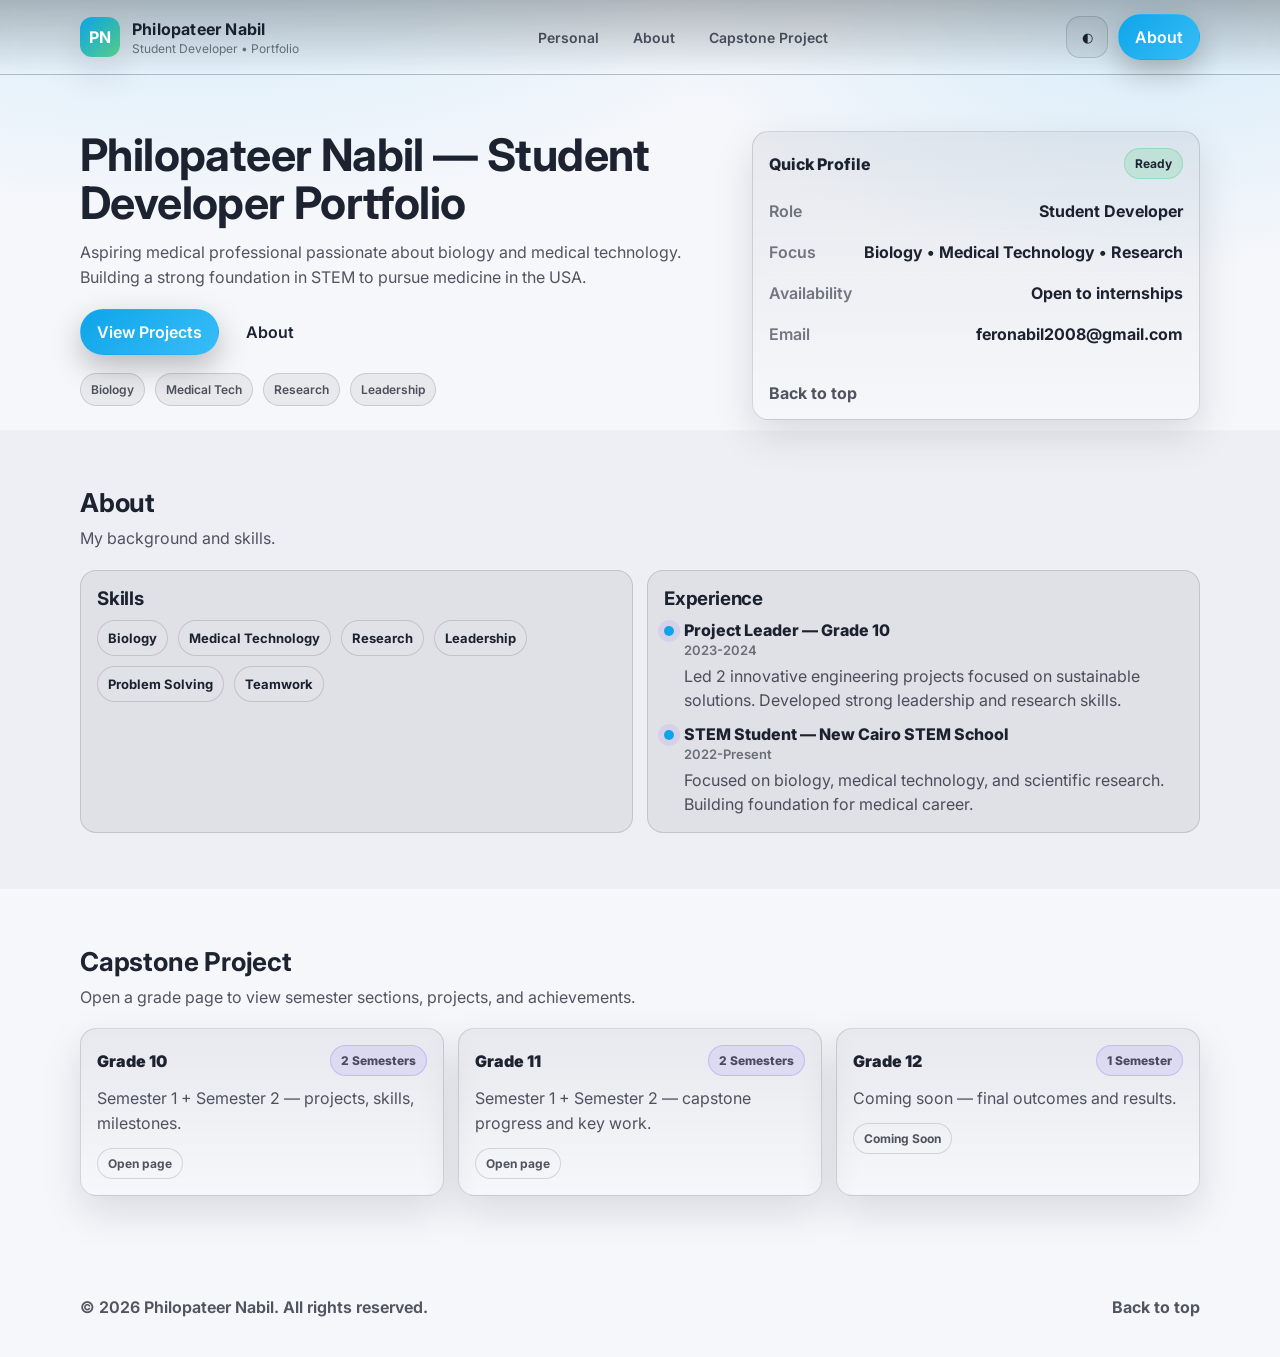
<file: index.html>
<!doctype html>
<html lang="en">
  <head>
    <meta charset="UTF-8" />
    <meta name="viewport" content="width=device-width, initial-scale=1.0" />
    <meta name="color-scheme" content="dark light" />
    <title>Philopateer Nabil | Portfolio & CV</title>
    <link rel="preconnect" href="https://fonts.googleapis.com" />
    <link rel="preconnect" href="https://fonts.gstatic.com" crossorigin />
    <link href="https://fonts.googleapis.com/css2?family=Inter:wght@400;500;600;700&display=swap" rel="stylesheet" />
    <link rel="stylesheet" href="styles.css" />
  </head>
  <body>
    <a class="skip-link" href="#main">Skip to content</a>

    <header class="site-header" id="top">
      <div class="container header-inner">
        <div class="brand">
          <div class="avatar" aria-hidden="true">PN</div>
          <div class="brand-text">
            <div class="brand-name">Philopateer Nabil</div>
            <div class="brand-sub">Student Developer • Portfolio</div>
          </div>
        </div>

        <nav class="top-nav" aria-label="Primary">
          <a href="personal.html" class="nav-link">Personal</a>
          <a href="#about" class="nav-link">About</a>
          <a href="#capstone" class="nav-link">Capstone Project</a>
        </nav>

        <div class="header-actions">
          <button class="icon-btn" id="themeToggle" type="button" aria-label="Toggle theme">
            <span class="icon" aria-hidden="true">◐</span>
          </button>
          <a class="btn" href="#about">About</a>
        </div>
      </div>
    </header>

    <main id="main">
      <section class="hero">
        <div class="container hero-inner">
          <div class="hero-text">
            <h1 class="hero-title">Philopateer Nabil — Student Developer Portfolio</h1>
            <p class="hero-sub">
              Aspiring medical professional passionate about biology and medical technology.
              Building a strong foundation in STEM to pursue medicine in the USA.
            </p>
            <div class="hero-cta">
              <a class="btn" href="#capstone">View Projects</a>
              <a class="btn btn-ghost" href="#about">About</a>
            </div>

            <div class="hero-badges" aria-label="Highlights">
              <div class="badge">Biology</div>
              <div class="badge">Medical Tech</div>
              <div class="badge">Research</div>
              <div class="badge">Leadership</div>
            </div>
          </div>

          <aside class="hero-card" aria-label="Quick info">
            <div class="card">
              <div class="card-header">
                <div class="card-title">Quick Profile</div>
                <div class="card-chip">Ready</div>
              </div>
              <div class="card-body">
                <div class="kv">
                  <div class="k">Role</div>
                  <div class="v">Student Developer</div>
                </div>
                <div class="kv">
                  <div class="k">Focus</div>
                  <div class="v">Biology • Medical Technology • Research</div>
                </div>
                <div class="kv">
                  <div class="k">Availability</div>
                  <div class="v">Open to internships</div>
                </div>
                <div class="kv">
                  <div class="k">Email</div>
                  <div class="v">feronabil2008@gmail.com</div>
                </div>
              </div>
              <div class="card-footer">
                <a class="link" href="#top">Back to top</a>
              </div>
            </div>
          </aside>
        </div>
      </section>

      <section class="section" id="about">
        <div class="container">
          <div class="section-head">
            <h2>About</h2>
            <p>My background and skills.</p>
          </div>

          <div class="grid two">
            <div class="panel">
              <h3>Skills</h3>
              <div class="chips">
                <span class="chip">Biology</span>
                <span class="chip">Medical Technology</span>
                <span class="chip">Research</span>
                <span class="chip">Leadership</span>
                <span class="chip">Problem Solving</span>
                <span class="chip">Teamwork</span>
              </div>
            </div>

            <div class="panel">
              <h3>Experience</h3>
              <div class="timeline">
                <div class="t-item">
                  <div class="t-dot" aria-hidden="true"></div>
                  <div>
                    <div class="t-title">Project Leader — Grade 10</div>
                    <div class="t-meta">2023-2024</div>
                    <div class="t-desc">Led 2 innovative engineering projects focused on sustainable solutions. Developed strong leadership and research skills.</div>
                  </div>
                </div>
                <div class="t-item">
                  <div class="t-dot" aria-hidden="true"></div>
                  <div>
                    <div class="t-title">STEM Student — New Cairo STEM School</div>
                    <div class="t-meta">2022-Present</div>
                    <div class="t-desc">Focused on biology, medical technology, and scientific research. Building foundation for medical career.</div>
                  </div>
                </div>
              </div>
            </div>
          </div>
        </div>
      </section>

      <section class="section" id="capstone">
        <div class="container">
          <div class="section-head">
            <h2>Capstone Project</h2>
            <p>Open a grade page to view semester sections, projects, and achievements.</p>
          </div>

          <div class="grid three" id="grades">
            <a class="project-card" href="grade10.html">
              <div class="pc-top">
                <div class="pc-title">Grade 10</div>
                <div class="pc-tag">2 Semesters</div>
              </div>
              <div class="pc-desc">Semester 1 + Semester 2 — projects, skills, milestones.</div>
              <div class="pc-meta">
                <span class="pill">Open page</span>
              </div>
            </a>

            <a class="project-card" href="grade11.html">
              <div class="pc-top">
                <div class="pc-title">Grade 11</div>
                <div class="pc-tag">2 Semesters</div>
              </div>
              <div class="pc-desc">Semester 1 + Semester 2 — capstone progress and key work.</div>
              <div class="pc-meta">
                <span class="pill">Open page</span>
              </div>
            </a>

            <div class="project-card">
              <div class="pc-top">
                <div class="pc-title">Grade 12</div>
                <div class="pc-tag">1 Semester</div>
              </div>
              <div class="pc-desc">Coming soon — final outcomes and results.</div>
              <div class="pc-meta">
                <span class="pill">Coming Soon</span>
              </div>
            </div>
          </div>
        </div>
      </section>


      <footer class="footer">
        <div class="container footer-inner">
          <div class="muted">© <span id="year"></span> Philopateer Nabil. All rights reserved.</div>
          <a class="link" href="#top" data-scroll>Back to top</a>
        </div>
      </footer>
    </main>

    <script src="script.js"></script>
  </body>
</html>
</file>
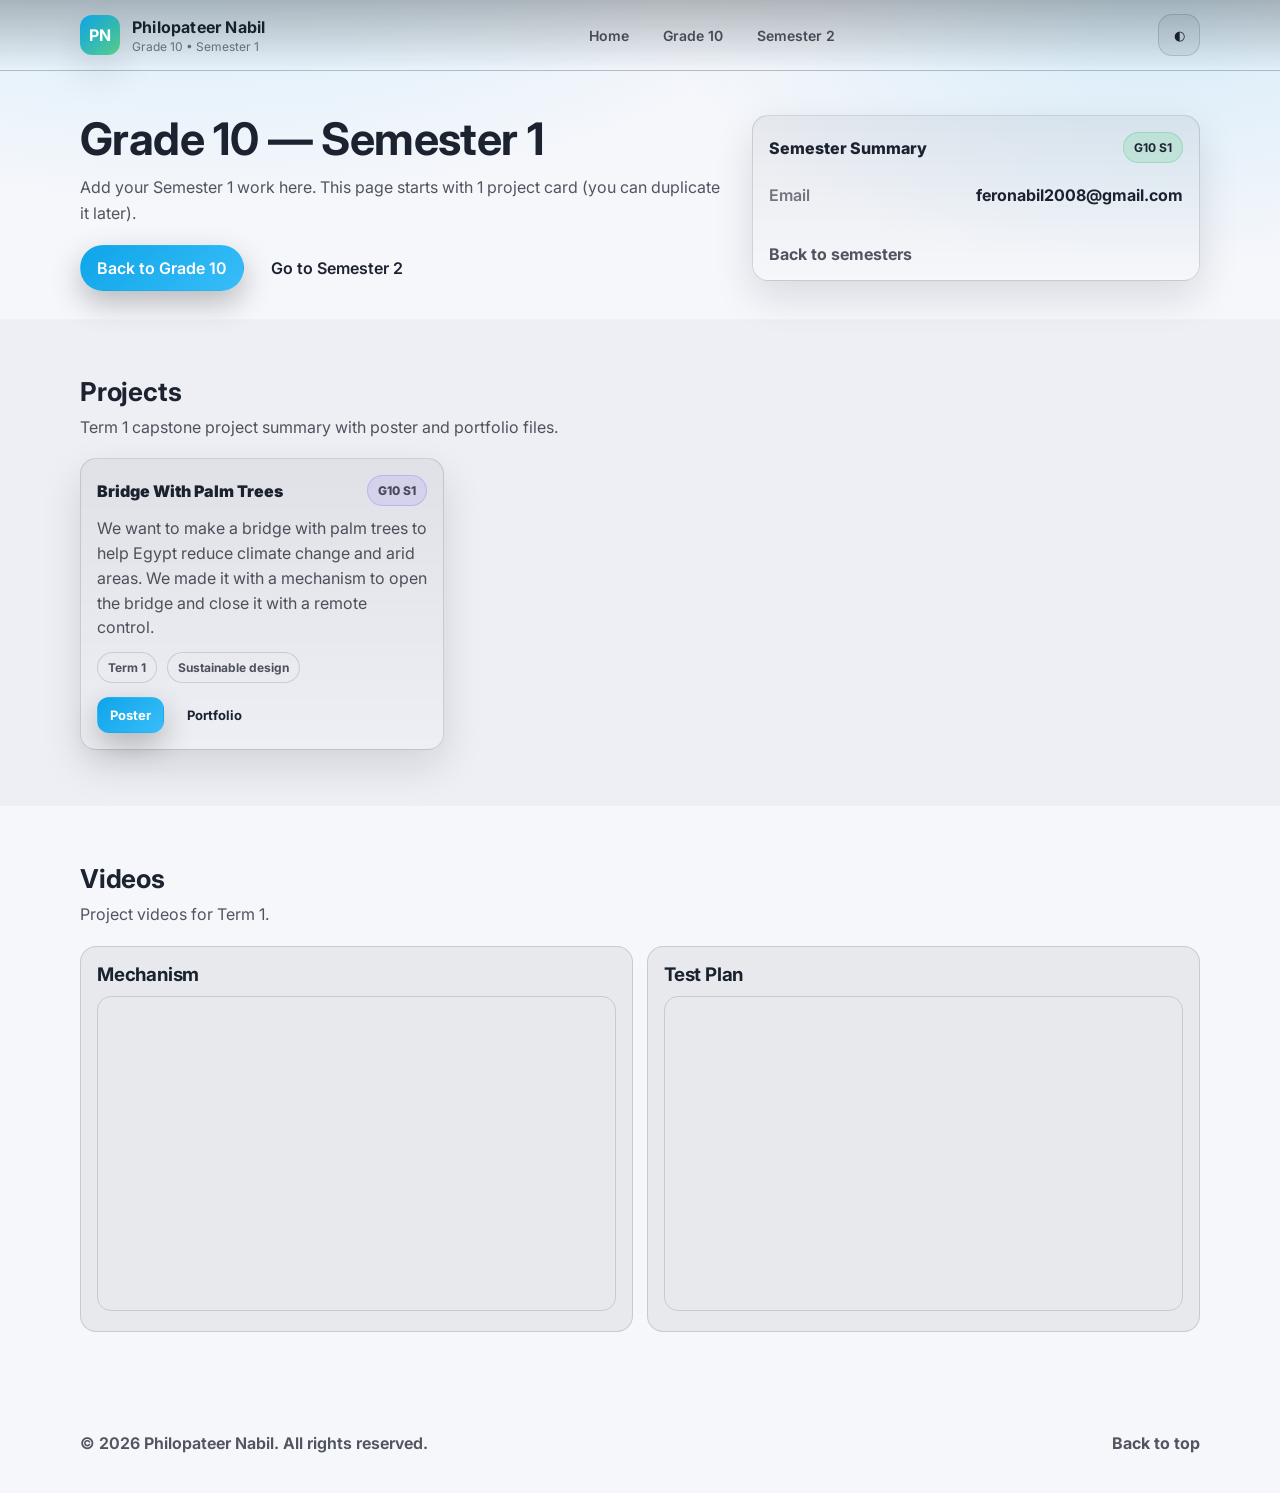
<file: g10-s1.html>
<!doctype html>
<html lang="en">
  <head>
    <meta charset="UTF-8" />
    <meta name="viewport" content="width=device-width, initial-scale=1.0" />
    <meta name="color-scheme" content="dark light" />
    <title>Grade 10 • Semester 1 | Philopateer Nabil</title>
    <link rel="preconnect" href="https://fonts.googleapis.com" />
    <link rel="preconnect" href="https://fonts.gstatic.com" crossorigin />
    <link href="https://fonts.googleapis.com/css2?family=Inter:wght@400;500;600;700&display=swap" rel="stylesheet" />
    <link rel="stylesheet" href="styles.css" />
  </head>
  <body>
    <a class="skip-link" href="#main">Skip to content</a>

    <header class="site-header" id="top">
      <div class="container header-inner">
        <div class="brand">
          <div class="avatar" aria-hidden="true">PN</div>
          <div class="brand-text">
            <div class="brand-name">Philopateer Nabil</div>
            <div class="brand-sub">Grade 10 • Semester 1</div>
          </div>
        </div>

        <nav class="top-nav" aria-label="Primary">
          <a href="index.html" class="nav-link">Home</a>
          <a href="grade10.html" class="nav-link">Grade 10</a>
          <a href="g10-s2.html" class="nav-link">Semester 2</a>
        </nav>

        <div class="header-actions">
          <button class="icon-btn" id="themeToggle" type="button" aria-label="Toggle theme">
            <span class="icon" aria-hidden="true">◐</span>
          </button>
        </div>
      </div>
    </header>

    <main id="main">
      <section class="hero page-hero">
        <div class="container hero-inner">
          <div class="hero-text">
            <h1 class="hero-title">Grade 10 — Semester 1</h1>
            <p class="hero-sub">Add your Semester 1 work here. This page starts with 1 project card (you can duplicate it later).</p>
            <div class="hero-cta">
              <a class="btn" href="grade10.html">Back to Grade 10</a>
              <a class="btn btn-ghost" href="g10-s2.html">Go to Semester 2</a>
            </div>
          </div>

          <aside class="hero-card" aria-label="Quick info">
            <div class="card">
              <div class="card-header">
                <div class="card-title">Semester Summary</div>
                <div class="card-chip">G10 S1</div>
              </div>
              <div class="card-body">
                <div class="kv">
                  <div class="k">Email</div>
                  <div class="v">feronabil2008@gmail.com</div>
                </div>
              </div>
              <div class="card-footer">
                <a class="link" href="grade10.html">Back to semesters</a>
              </div>
            </div>
          </aside>
        </div>
      </section>

      <section class="section" id="projects">
        <div class="container">
          <div class="section-head">
            <h2>Projects</h2>
            <p>Term 1 capstone project summary with poster and portfolio files.</p>
          </div>

          <div class="grid three">
            <article class="project-card">
              <div class="pc-top">
                <div class="pc-title">Bridge With Palm Trees</div>
                <div class="pc-tag">G10 S1</div>
              </div>
              <div class="pc-desc">
                We want to make a bridge with palm trees to help Egypt reduce climate change and arid areas.
                We made it with a mechanism to open the bridge and close it with a remote control.
              </div>
              <div class="pc-meta">
                <span class="pill">Term 1</span>
                <span class="pill">Sustainable design</span>
              </div>
              <div class="pc-actions">
                <a class="btn btn-small" href="grade%2010/term%201/poster/23110T.pdf">Poster</a>
                <a class="btn btn-small btn-ghost" href="grade%2010/term%201/portofolio/23110.pdf">Portfolio</a>
              </div>
            </article>
          </div>
        </div>
      </section>

      <section class="section" id="videos">
        <div class="container">
          <div class="section-head">
            <h2>Videos</h2>
            <p>Project videos for Term 1.</p>
          </div>

          <div class="grid two">
            <div class="panel">
              <h3>Mechanism</h3>
              <iframe src="https://drive.google.com/file/d/1-V5SqVJB_a-p60HNIoxdzk93Uxv6jPVV/preview" width="100%" height="315" allow="autoplay" style="border-radius: 14px; border: 1px solid var(--border);"></iframe>
            </div>

            <div class="panel">
              <h3>Test Plan</h3>
              <iframe src="https://drive.google.com/file/d/1CnaDYTH4KZRDteHailBU2qTU075bN46a/preview" width="100%" height="315" allow="autoplay" style="border-radius: 14px; border: 1px solid var(--border);"></iframe>
            </div>
          </div>
        </div>
      </section>


      <footer class="footer">
        <div class="container footer-inner">
          <div class="muted">© <span id="year"></span> Philopateer Nabil. All rights reserved.</div>
          <a class="link" href="#top" data-scroll>Back to top</a>
        </div>
      </footer>
    </main>

    <script src="script.js"></script>
  </body>
</html>
</file>
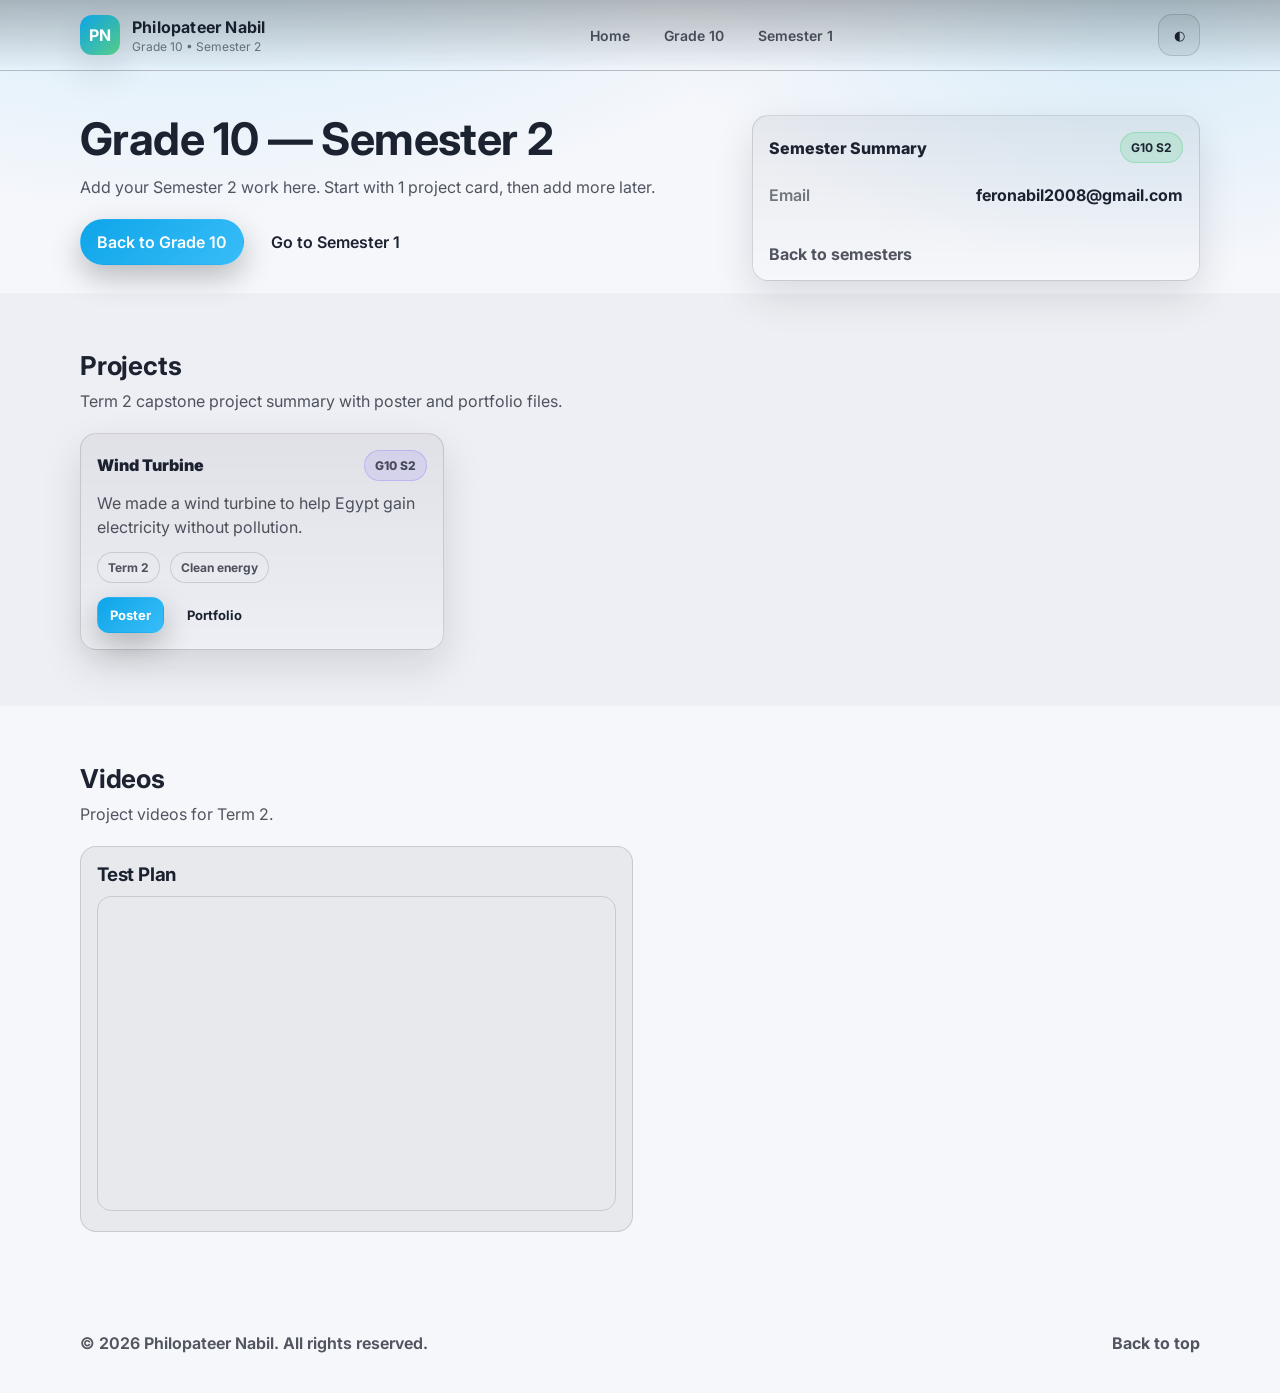
<file: g10-s2.html>
<!doctype html>
<html lang="en">
  <head>
    <meta charset="UTF-8" />
    <meta name="viewport" content="width=device-width, initial-scale=1.0" />
    <meta name="color-scheme" content="dark light" />
    <title>Grade 10 • Semester 2 | Philopateer Nabil</title>
    <link rel="preconnect" href="https://fonts.googleapis.com" />
    <link rel="preconnect" href="https://fonts.gstatic.com" crossorigin />
    <link href="https://fonts.googleapis.com/css2?family=Inter:wght@400;500;600;700&display=swap" rel="stylesheet" />
    <link rel="stylesheet" href="styles.css" />
  </head>
  <body>
    <a class="skip-link" href="#main">Skip to content</a>

    <header class="site-header" id="top">
      <div class="container header-inner">
        <div class="brand">
          <div class="avatar" aria-hidden="true">PN</div>
          <div class="brand-text">
            <div class="brand-name">Philopateer Nabil</div>
            <div class="brand-sub">Grade 10 • Semester 2</div>
          </div>
        </div>

        <nav class="top-nav" aria-label="Primary">
          <a href="index.html" class="nav-link">Home</a>
          <a href="grade10.html" class="nav-link">Grade 10</a>
          <a href="g10-s1.html" class="nav-link">Semester 1</a>
        </nav>

        <div class="header-actions">
          <button class="icon-btn" id="themeToggle" type="button" aria-label="Toggle theme">
            <span class="icon" aria-hidden="true">◐</span>
          </button>
        </div>
      </div>
    </header>

    <main id="main">
      <section class="hero page-hero">
        <div class="container hero-inner">
          <div class="hero-text">
            <h1 class="hero-title">Grade 10 — Semester 2</h1>
            <p class="hero-sub">Add your Semester 2 work here. Start with 1 project card, then add more later.</p>
            <div class="hero-cta">
              <a class="btn" href="grade10.html">Back to Grade 10</a>
              <a class="btn btn-ghost" href="g10-s1.html">Go to Semester 1</a>
            </div>
          </div>

          <aside class="hero-card" aria-label="Quick info">
            <div class="card">
              <div class="card-header">
                <div class="card-title">Semester Summary</div>
                <div class="card-chip">G10 S2</div>
              </div>
              <div class="card-body">
                <div class="kv">
                  <div class="k">Email</div>
                  <div class="v">feronabil2008@gmail.com</div>
                </div>
              </div>
              <div class="card-footer">
                <a class="link" href="grade10.html">Back to semesters</a>
              </div>
            </div>
          </aside>
        </div>
      </section>

      <section class="section" id="projects">
        <div class="container">
          <div class="section-head">
            <h2>Projects</h2>
            <p>Term 2 capstone project summary with poster and portfolio files.</p>
          </div>

          <div class="grid three">
            <article class="project-card">
              <div class="pc-top">
                <div class="pc-title">Wind Turbine</div>
                <div class="pc-tag">G10 S2</div>
              </div>
              <div class="pc-desc">We made a wind turbine to help Egypt gain electricity without pollution.</div>
              <div class="pc-meta">
                <span class="pill">Term 2</span>
                <span class="pill">Clean energy</span>
              </div>
              <div class="pc-actions">
                <a class="btn btn-small" href="grade%2010/term%202/poster/23110%20P%20new%20finalll.pdf">Poster</a>
                <a class="btn btn-small btn-ghost" href="grade%2010/term%202/portofolio/final%20portofoilio%5B1%5D.pdf">Portfolio</a>
              </div>
            </article>
          </div>
        </div>
      </section>

      <section class="section" id="videos">
        <div class="container">
          <div class="section-head">
            <h2>Videos</h2>
            <p>Project videos for Term 2.</p>
          </div>

          <div class="grid two">
            <div class="panel">
              <h3>Test Plan</h3>
              <iframe src="https://drive.google.com/file/d/18nEcrnQWzFFfHDzT4_1N7ItLBI2qcojn/preview" width="100%" height="315" allow="autoplay" style="border-radius: 14px; border: 1px solid var(--border);"></iframe>
            </div>
          </div>
        </div>
      </section>


      <footer class="footer">
        <div class="container footer-inner">
          <div class="muted">© <span id="year"></span> Philopateer Nabil. All rights reserved.</div>
          <a class="link" href="#top" data-scroll>Back to top</a>
        </div>
      </footer>
    </main>

    <script src="script.js"></script>
  </body>
</html>
</file>
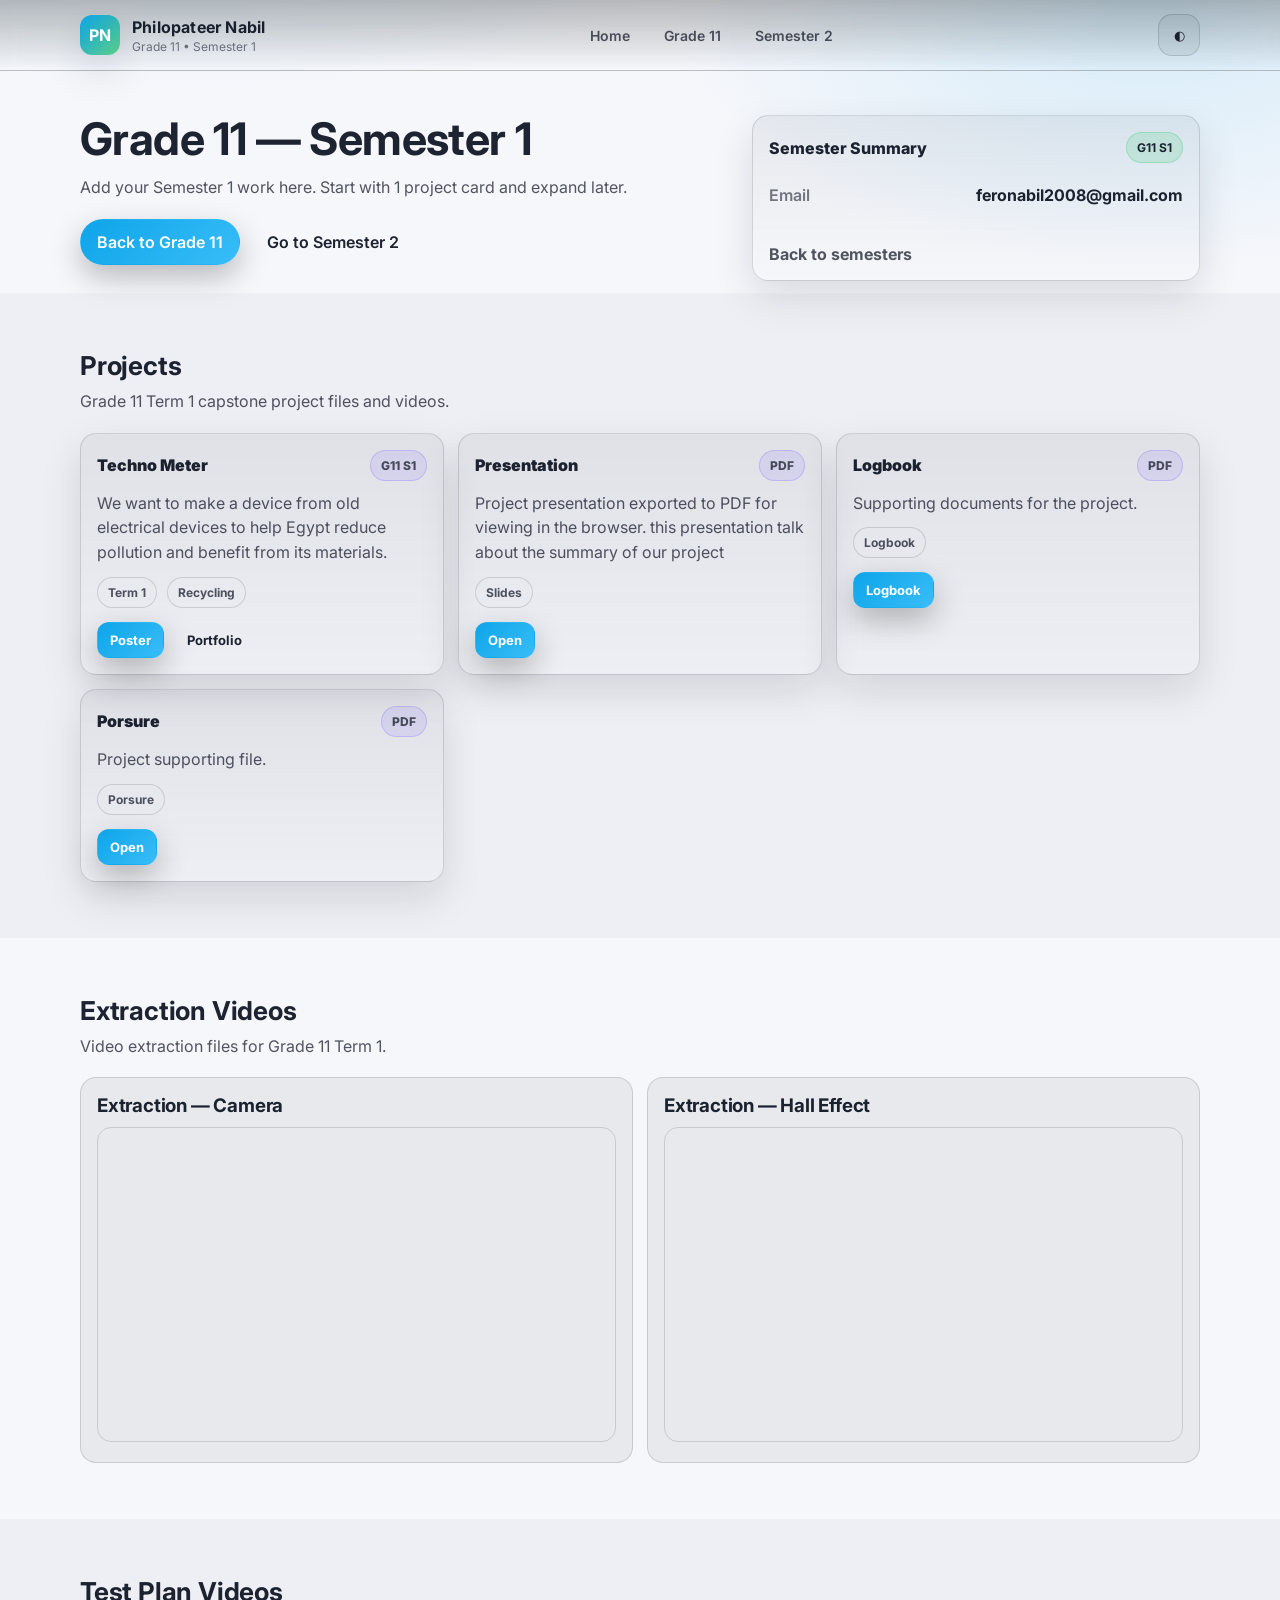
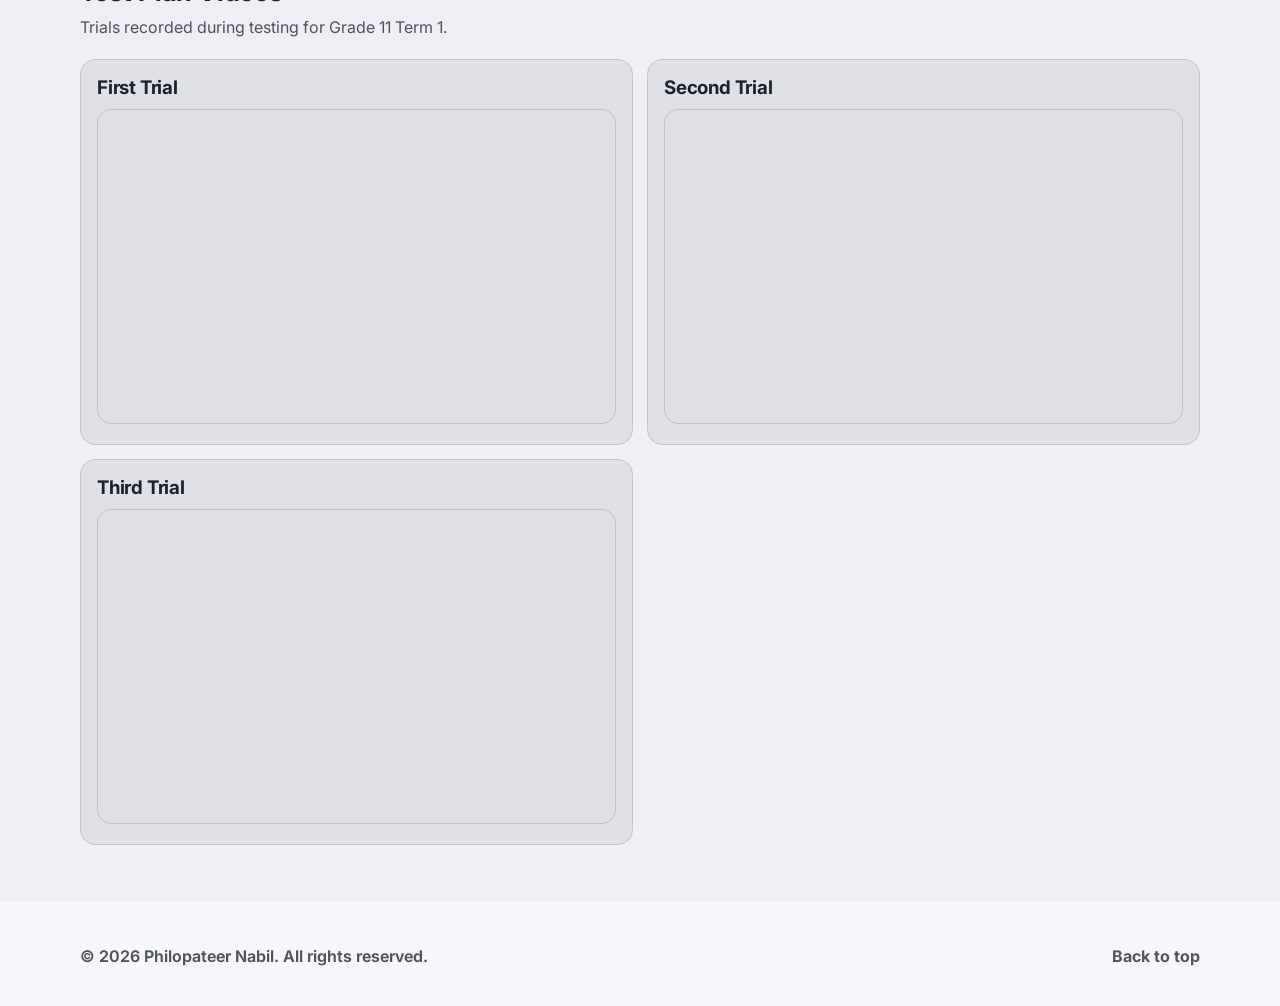
<file: g11-s1.html>
<!doctype html>
<html lang="en">
  <head>
    <meta charset="UTF-8" />
    <meta name="viewport" content="width=device-width, initial-scale=1.0" />
    <meta name="color-scheme" content="dark light" />
    <title>Grade 11 • Semester 1 | Philopateer Nabil</title>
    <link rel="preconnect" href="https://fonts.googleapis.com" />
    <link rel="preconnect" href="https://fonts.gstatic.com" crossorigin />
    <link href="https://fonts.googleapis.com/css2?family=Inter:wght@400;500;600;700&display=swap" rel="stylesheet" />
    <link rel="stylesheet" href="styles.css" />
  </head>
  <body>
    <a class="skip-link" href="#main">Skip to content</a>

    <header class="site-header" id="top">
      <div class="container header-inner">
        <div class="brand">
          <div class="avatar" aria-hidden="true">PN</div>
          <div class="brand-text">
            <div class="brand-name">Philopateer Nabil</div>
            <div class="brand-sub">Grade 11 • Semester 1</div>
          </div>
        </div>

        <nav class="top-nav" aria-label="Primary">
          <a href="index.html" class="nav-link">Home</a>
          <a href="grade11.html" class="nav-link">Grade 11</a>
          <a href="g11-s2.html" class="nav-link">Semester 2</a>
        </nav>

        <div class="header-actions">
          <button class="icon-btn" id="themeToggle" type="button" aria-label="Toggle theme">
            <span class="icon" aria-hidden="true">◐</span>
          </button>
        </div>
      </div>
    </header>

    <main id="main">
      <section class="hero page-hero">
        <div class="container hero-inner">
          <div class="hero-text">
            <h1 class="hero-title">Grade 11 — Semester 1</h1>
            <p class="hero-sub">Add your Semester 1 work here. Start with 1 project card and expand later.</p>
            <div class="hero-cta">
              <a class="btn" href="grade11.html">Back to Grade 11</a>
              <a class="btn btn-ghost" href="g11-s2.html">Go to Semester 2</a>
            </div>
          </div>

          <aside class="hero-card" aria-label="Quick info">
            <div class="card">
              <div class="card-header">
                <div class="card-title">Semester Summary</div>
                <div class="card-chip">G11 S1</div>
              </div>
              <div class="card-body">
                <div class="kv">
                  <div class="k">Email</div>
                  <div class="v">feronabil2008@gmail.com</div>
                </div>
              </div>
              <div class="card-footer">
                <a class="link" href="grade11.html">Back to semesters</a>
              </div>
            </div>
          </aside>
        </div>
      </section>

      <section class="section" id="projects">
        <div class="container">
          <div class="section-head">
            <h2>Projects</h2>
            <p>Grade 11 Term 1 capstone project files and videos.</p>
          </div>

          <div class="grid three">
            <article class="project-card">
              <div class="pc-top">
                <div class="pc-title">Techno Meter</div>
                <div class="pc-tag">G11 S1</div>
              </div>
              <div class="pc-desc">
                We want to make a device from old electrical devices to help Egypt reduce pollution and benefit from its materials.
              </div>
              <div class="pc-meta">
                <span class="pill">Term 1</span>
                <span class="pill">Recycling</span>
              </div>
              <div class="pc-actions">
                <a class="btn btn-small" href="grade11/term1/poster/Poster%2030207.pdf">Poster</a>
                <a class="btn btn-small btn-ghost" href="grade11/term1/portofolio/Portofolio%2030207.pdf">Portfolio</a>
              </div>
            </article>

            <article class="project-card">
              <div class="pc-top">
                <div class="pc-title">Presentation</div>
                <div class="pc-tag">PDF</div>
              </div>
              <div class="pc-desc">Project presentation exported to PDF for viewing in the browser. this presentation talk  about the summary of our project</div>
              <div class="pc-meta">
                <span class="pill">Slides</span>
              </div>
              <div class="pc-actions">
                <a class="btn btn-small" href="grade11/term1/presentation%20of%20the%20project/presentation%2030207.pdf">Open</a>
              </div>
            </article>

            <article class="project-card">
              <div class="pc-top">
                <div class="pc-title">Logbook</div>
                <div class="pc-tag">PDF</div>
              </div>
              <div class="pc-desc">Supporting documents for the project.</div>
              <div class="pc-meta">
                <span class="pill">Logbook</span>
              </div>
              <div class="pc-actions">
                <a class="btn btn-small" href="grade11/term1/logbook/ID%202324039%20Team30207.pdf">Logbook</a>
              </div>
            </article>

            <article class="project-card">
              <div class="pc-top">
                <div class="pc-title">Porsure</div>
                <div class="pc-tag">PDF</div>
              </div>
              <div class="pc-desc">Project supporting file.</div>
              <div class="pc-meta">
                <span class="pill">Porsure</span>
              </div>
              <div class="pc-actions">
                <a class="btn btn-small" href="grade11/term1/poresure/techno%20-%20meter.pdf">Open</a>
              </div>
            </article>
          </div>
        </div>
      </section>

      <section class="section" id="videos">
        <div class="container">
          <div class="section-head">
            <h2>Extraction Videos</h2>
            <p>Video extraction files for Grade 11 Term 1.</p>
          </div>

          <div class="grid two">
            <div class="panel">
              <h3>Extraction — Camera</h3>
              <iframe src="https://drive.google.com/file/d/16Kww15FLym-Az0J0ED9hvElBcEgJaAmD/preview" width="100%" height="315" allow="autoplay" style="border-radius: 14px; border: 1px solid var(--border);"></iframe>
            </div>
            <div class="panel">
              <h3>Extraction — Hall Effect</h3>
              <iframe src="https://drive.google.com/file/d/12s2X8o2jurrkrehgHrgFnM7nJiPGwqnP/preview" width="100%" height="315" allow="autoplay" style="border-radius: 14px; border: 1px solid var(--border);"></iframe>
            </div>
          </div>
        </div>
      </section>

      <section class="section" id="test-plan">
        <div class="container">
          <div class="section-head">
            <h2>Test Plan Videos</h2>
            <p>Trials recorded during testing for Grade 11 Term 1.</p>
          </div>

          <div class="grid two">
            <div class="panel">
              <h3>First Trial</h3>
              <iframe src="https://drive.google.com/file/d/11JqYVOSOvf5fEr1TebO4m6H5BVQwotAX/preview" width="100%" height="315" allow="autoplay" style="border-radius: 14px; border: 1px solid var(--border);"></iframe>
            </div>
            <div class="panel">
              <h3>Second Trial</h3>
              <iframe src="https://drive.google.com/file/d/1Cd95b7uLCgOaGhOHbHLd7a4UxXc3tpqk/preview" width="100%" height="315" allow="autoplay" style="border-radius: 14px; border: 1px solid var(--border);"></iframe>
            </div>
            <div class="panel">
              <h3>Third Trial</h3>
              <iframe src="https://drive.google.com/file/d/166sA5IJkEj5OGR0rrbUoRuU4BRTy_j5X/preview" width="100%" height="315" allow="autoplay" style="border-radius: 14px; border: 1px solid var(--border);"></iframe>
            </div>
          </div>
        </div>
      </section>


      <footer class="footer">
        <div class="container footer-inner">
          <div class="muted">© <span id="year"></span> Philopateer Nabil. All rights reserved.</div>
          <a class="link" href="#top" data-scroll>Back to top</a>
        </div>
      </footer>
    </main>

    <script src="script.js"></script>
  </body>
</html>
</file>
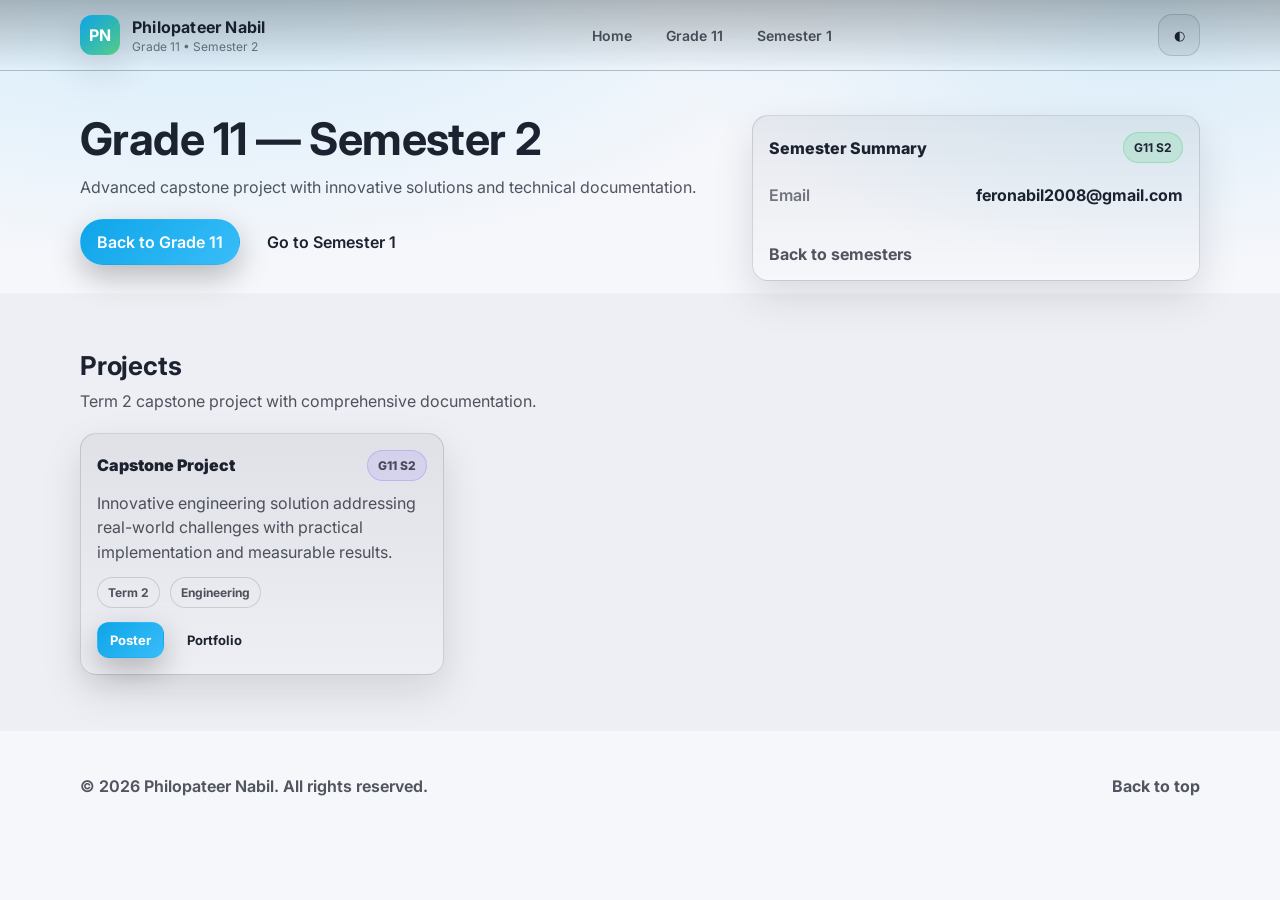
<file: g11-s2.html>
<!doctype html>
<html lang="en">
  <head>
    <meta charset="UTF-8" />
    <meta name="viewport" content="width=device-width, initial-scale=1.0" />
    <meta name="color-scheme" content="dark light" />
    <title>Grade 11 • Semester 2 | Philopateer Nabil</title>
    <link rel="preconnect" href="https://fonts.googleapis.com" />
    <link rel="preconnect" href="https://fonts.gstatic.com" crossorigin />
    <link href="https://fonts.googleapis.com/css2?family=Inter:wght@400;500;600;700&display=swap" rel="stylesheet" />
    <link rel="stylesheet" href="styles.css" />
  </head>
  <body>
    <a class="skip-link" href="#main">Skip to content</a>

    <header class="site-header" id="top">
      <div class="container header-inner">
        <div class="brand">
          <div class="avatar" aria-hidden="true">PN</div>
          <div class="brand-text">
            <div class="brand-name">Philopateer Nabil</div>
            <div class="brand-sub">Grade 11 • Semester 2</div>
          </div>
        </div>

        <nav class="top-nav" aria-label="Primary">
          <a href="index.html" class="nav-link">Home</a>
          <a href="grade11.html" class="nav-link">Grade 11</a>
          <a href="g11-s1.html" class="nav-link">Semester 1</a>
        </nav>

        <div class="header-actions">
          <button class="icon-btn" id="themeToggle" type="button" aria-label="Toggle theme">
            <span class="icon" aria-hidden="true">◐</span>
          </button>
        </div>
      </div>
    </header>

    <main id="main">
      <section class="hero page-hero">
        <div class="container hero-inner">
          <div class="hero-text">
            <h1 class="hero-title">Grade 11 — Semester 2</h1>
            <p class="hero-sub">Advanced capstone project with innovative solutions and technical documentation.</p>
            <div class="hero-cta">
              <a class="btn" href="grade11.html">Back to Grade 11</a>
              <a class="btn btn-ghost" href="g11-s1.html">Go to Semester 1</a>
            </div>
          </div>

          <aside class="hero-card" aria-label="Quick info">
            <div class="card">
              <div class="card-header">
                <div class="card-title">Semester Summary</div>
                <div class="card-chip">G11 S2</div>
              </div>
              <div class="card-body">
                <div class="kv">
                  <div class="k">Email</div>
                  <div class="v">feronabil2008@gmail.com</div>
                </div>
              </div>
              <div class="card-footer">
                <a class="link" href="grade11.html">Back to semesters</a>
              </div>
            </div>
          </aside>
        </div>
      </section>

      <section class="section" id="projects">
        <div class="container">
          <div class="section-head">
            <h2>Projects</h2>
            <p>Term 2 capstone project with comprehensive documentation.</p>
          </div>

          <div class="grid three">
            <article class="project-card">
              <div class="pc-top">
                <div class="pc-title">Capstone Project</div>
                <div class="pc-tag">G11 S2</div>
              </div>
              <div class="pc-desc">
                Innovative engineering solution addressing real-world challenges with practical implementation and measurable results.
              </div>
              <div class="pc-meta">
                <span class="pill">Term 2</span>
                <span class="pill">Engineering</span>
              </div>
              <div class="pc-actions">
                <a class="btn btn-small" href="grade11/term2/poster/Poster%2030207.pdf">Poster</a>
                <a class="btn btn-small btn-ghost" href="grade11/term2/portofolio/30207.pdf">Portfolio</a>
              </div>
            </article>
          </div>
        </div>
      </section>


      <footer class="footer">
        <div class="container footer-inner">
          <div class="muted">© <span id="year"></span> Philopateer Nabil. All rights reserved.</div>
          <a class="link" href="#top" data-scroll>Back to top</a>
        </div>
      </footer>
    </main>

    <script src="script.js"></script>
  </body>
</html>
</file>
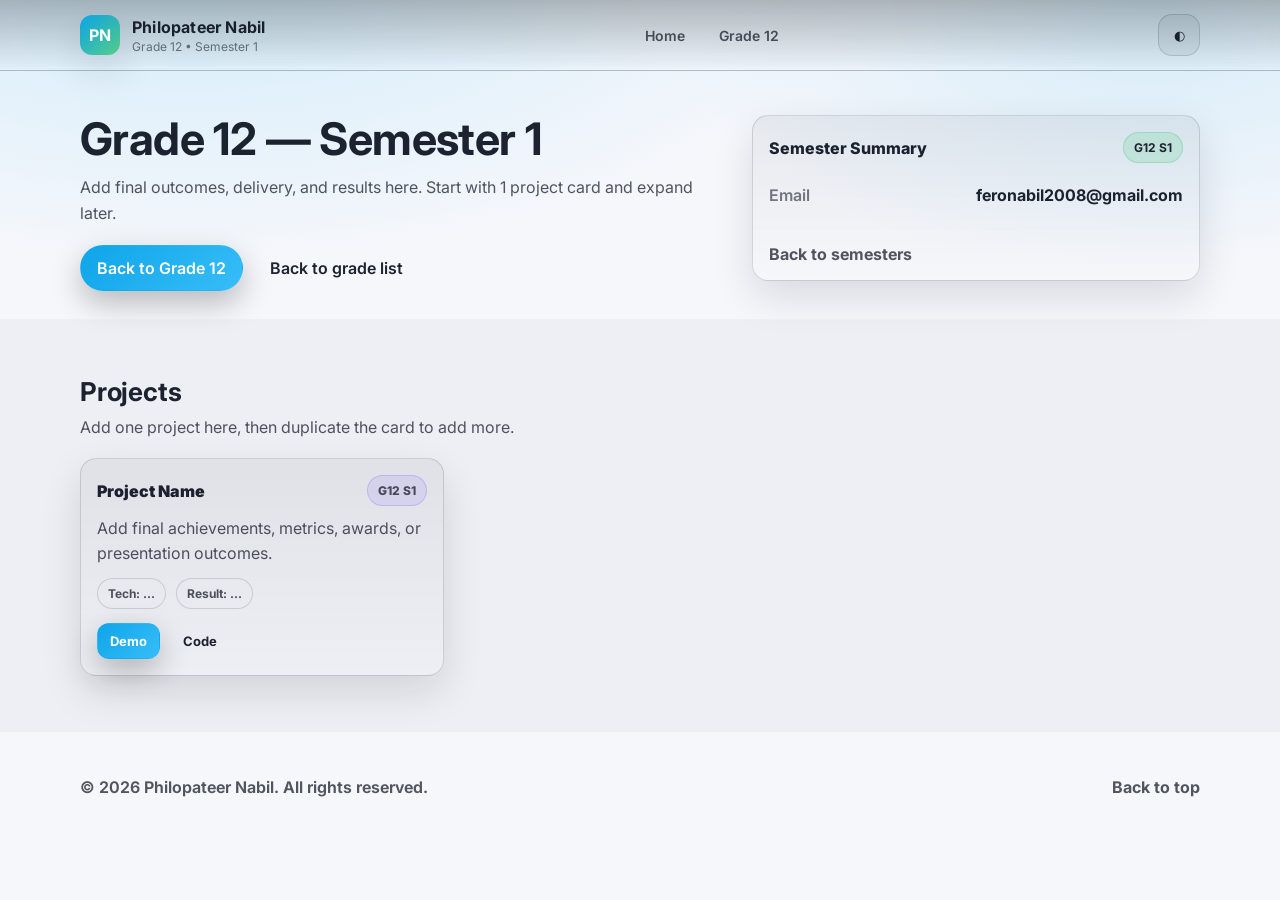
<file: g12-s1.html>
<!doctype html>
<html lang="en">
  <head>
    <meta charset="UTF-8" />
    <meta name="viewport" content="width=device-width, initial-scale=1.0" />
    <meta name="color-scheme" content="dark light" />
    <title>Grade 12 • Semester 1 | Philopateer Nabil</title>
    <link rel="preconnect" href="https://fonts.googleapis.com" />
    <link rel="preconnect" href="https://fonts.gstatic.com" crossorigin />
    <link href="https://fonts.googleapis.com/css2?family=Inter:wght@400;500;600;700&display=swap" rel="stylesheet" />
    <link rel="stylesheet" href="styles.css" />
  </head>
  <body>
    <a class="skip-link" href="#main">Skip to content</a>

    <header class="site-header" id="top">
      <div class="container header-inner">
        <div class="brand">
          <div class="avatar" aria-hidden="true">PN</div>
          <div class="brand-text">
            <div class="brand-name">Philopateer Nabil</div>
            <div class="brand-sub">Grade 12 • Semester 1</div>
          </div>
        </div>

        <nav class="top-nav" aria-label="Primary">
          <a href="index.html" class="nav-link">Home</a>
          <a href="grade12.html" class="nav-link">Grade 12</a>
        </nav>

        <div class="header-actions">
          <button class="icon-btn" id="themeToggle" type="button" aria-label="Toggle theme">
            <span class="icon" aria-hidden="true">◐</span>
          </button>
        </div>
      </div>
    </header>

    <main id="main">
      <section class="hero page-hero">
        <div class="container hero-inner">
          <div class="hero-text">
            <h1 class="hero-title">Grade 12 — Semester 1</h1>
            <p class="hero-sub">Add final outcomes, delivery, and results here. Start with 1 project card and expand later.</p>
            <div class="hero-cta">
              <a class="btn" href="grade12.html">Back to Grade 12</a>
              <a class="btn btn-ghost" href="index.html#capstone">Back to grade list</a>
            </div>
          </div>

          <aside class="hero-card" aria-label="Quick info">
            <div class="card">
              <div class="card-header">
                <div class="card-title">Semester Summary</div>
                <div class="card-chip">G12 S1</div>
              </div>
              <div class="card-body">
                <div class="kv">
                  <div class="k">Email</div>
                  <div class="v">feronabil2008@gmail.com</div>
                </div>
              </div>
              <div class="card-footer">
                <a class="link" href="grade12.html">Back to semesters</a>
              </div>
            </div>
          </aside>
        </div>
      </section>

      <section class="section" id="projects">
        <div class="container">
          <div class="section-head">
            <h2>Projects</h2>
            <p>Add one project here, then duplicate the card to add more.</p>
          </div>

          <div class="grid three">
            <article class="project-card">
              <div class="pc-top">
                <div class="pc-title">Project Name</div>
                <div class="pc-tag">G12 S1</div>
              </div>
              <div class="pc-desc">Add final achievements, metrics, awards, or presentation outcomes.</div>
              <div class="pc-meta">
                <span class="pill">Tech: …</span>
                <span class="pill">Result: …</span>
              </div>
              <div class="pc-actions">
                <a class="btn btn-small" href="#">Demo</a>
                <a class="btn btn-small btn-ghost" href="#">Code</a>
              </div>
            </article>
          </div>
        </div>
      </section>


      <footer class="footer">
        <div class="container footer-inner">
          <div class="muted">© <span id="year"></span> Philopateer Nabil. All rights reserved.</div>
          <a class="link" href="#top" data-scroll>Back to top</a>
        </div>
      </footer>
    </main>

    <script src="script.js"></script>
  </body>
</html>
</file>
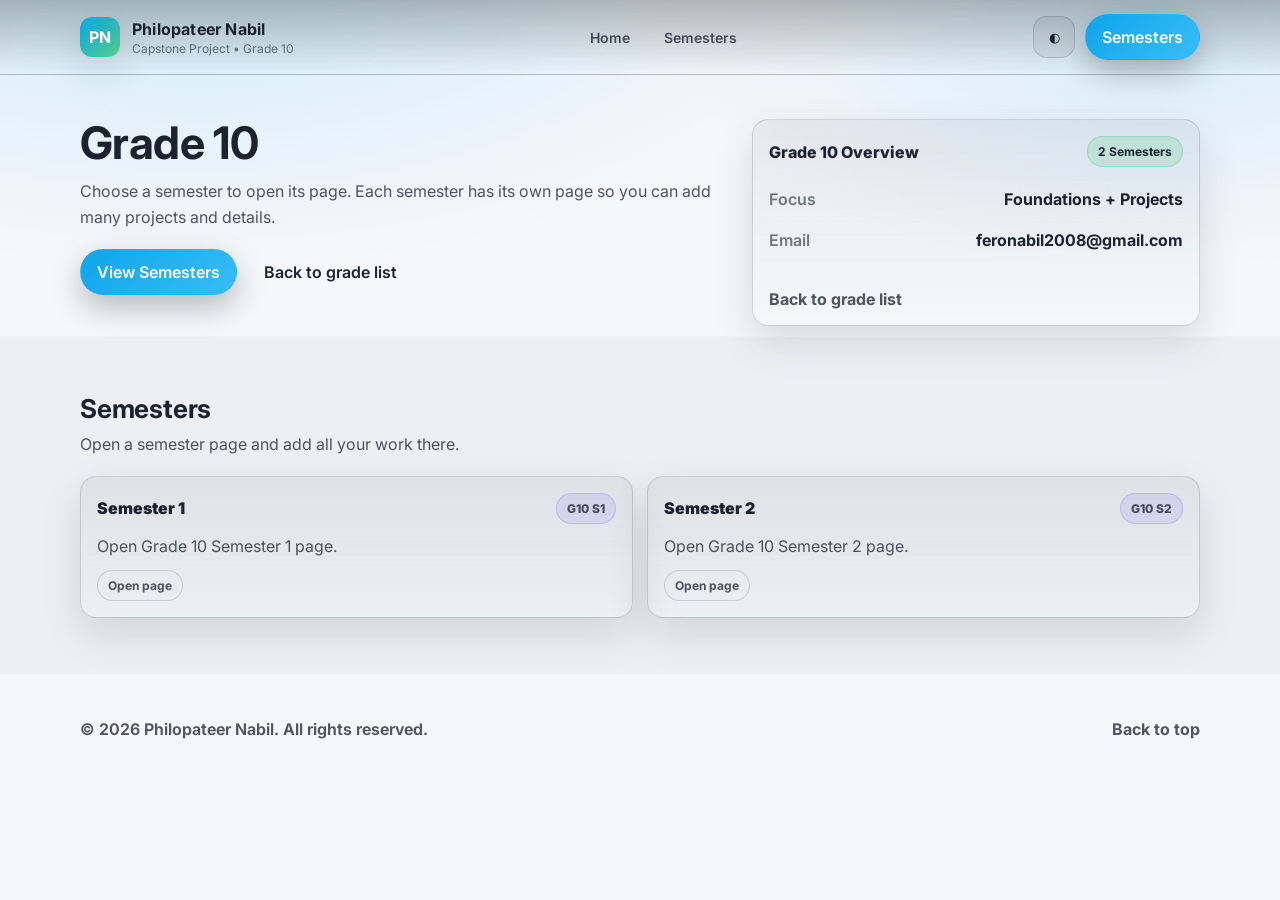
<file: grade10.html>
<!doctype html>
<html lang="en">
  <head>
    <meta charset="UTF-8" />
    <meta name="viewport" content="width=device-width, initial-scale=1.0" />
    <meta name="color-scheme" content="dark light" />
    <title>Grade 10 | Philopateer Nabil</title>
    <link rel="preconnect" href="https://fonts.googleapis.com" />
    <link rel="preconnect" href="https://fonts.gstatic.com" crossorigin />
    <link href="https://fonts.googleapis.com/css2?family=Inter:wght@400;500;600;700&display=swap" rel="stylesheet" />
    <link rel="stylesheet" href="styles.css" />
  </head>
  <body>
    <a class="skip-link" href="#main">Skip to content</a>

    <header class="site-header" id="top">
      <div class="container header-inner">
        <div class="brand">
          <div class="avatar" aria-hidden="true">PN</div>
          <div class="brand-text">
            <div class="brand-name">Philopateer Nabil</div>
            <div class="brand-sub">Capstone Project • Grade 10</div>
          </div>
        </div>

        <nav class="top-nav" aria-label="Primary">
          <a href="index.html" class="nav-link">Home</a>
          <a href="#semesters" class="nav-link" data-scroll>Semesters</a>
        </nav>

        <div class="header-actions">
          <button class="icon-btn" id="themeToggle" type="button" aria-label="Toggle theme">
            <span class="icon" aria-hidden="true">◐</span>
          </button>
          <a class="btn" href="#semesters" data-scroll>Semesters</a>
        </div>
      </div>
    </header>

    <main id="main">
      <section class="hero page-hero">
        <div class="container hero-inner">
          <div class="hero-text">
            <h1 class="hero-title">Grade 10</h1>
            <p class="hero-sub">
              Choose a semester to open its page. Each semester has its own page so you can add many projects and details.
            </p>
            <div class="hero-cta">
              <a class="btn" href="#semesters" data-scroll>View Semesters</a>
              <a class="btn btn-ghost" href="index.html#capstone">Back to grade list</a>
            </div>
          </div>

          <aside class="hero-card" aria-label="Quick info">
            <div class="card">
              <div class="card-header">
                <div class="card-title">Grade 10 Overview</div>
                <div class="card-chip">2 Semesters</div>
              </div>
              <div class="card-body">
                <div class="kv">
                  <div class="k">Focus</div>
                  <div class="v">Foundations + Projects</div>
                </div>
                <div class="kv">
                  <div class="k">Email</div>
                  <div class="v">feronabil2008@gmail.com</div>
                </div>
              </div>
              <div class="card-footer">
                <a class="link" href="index.html#capstone">Back to grade list</a>
              </div>
            </div>
          </aside>
        </div>
      </section>

      <section class="section" id="semesters">
        <div class="container">
          <div class="section-head">
            <h2>Semesters</h2>
            <p>Open a semester page and add all your work there.</p>
          </div>

          <div class="grid two">
            <a class="project-card" href="g10-s1.html">
              <div class="pc-top">
                <div class="pc-title">Semester 1</div>
                <div class="pc-tag">G10 S1</div>
              </div>
              <div class="pc-desc">Open Grade 10 Semester 1 page.</div>
              <div class="pc-meta">
                <span class="pill">Open page</span>
              </div>
            </a>

            <a class="project-card" href="g10-s2.html">
              <div class="pc-top">
                <div class="pc-title">Semester 2</div>
                <div class="pc-tag">G10 S2</div>
              </div>
              <div class="pc-desc">Open Grade 10 Semester 2 page.</div>
              <div class="pc-meta">
                <span class="pill">Open page</span>
              </div>
            </a>
          </div>
        </div>
      </section>


      <footer class="footer">
        <div class="container footer-inner">
          <div class="muted">© <span id="year"></span> Philopateer Nabil. All rights reserved.</div>
          <a class="link" href="#top" data-scroll>Back to top</a>
        </div>
      </footer>
    </main>

    <script src="script.js"></script>
  </body>
</html>
</file>
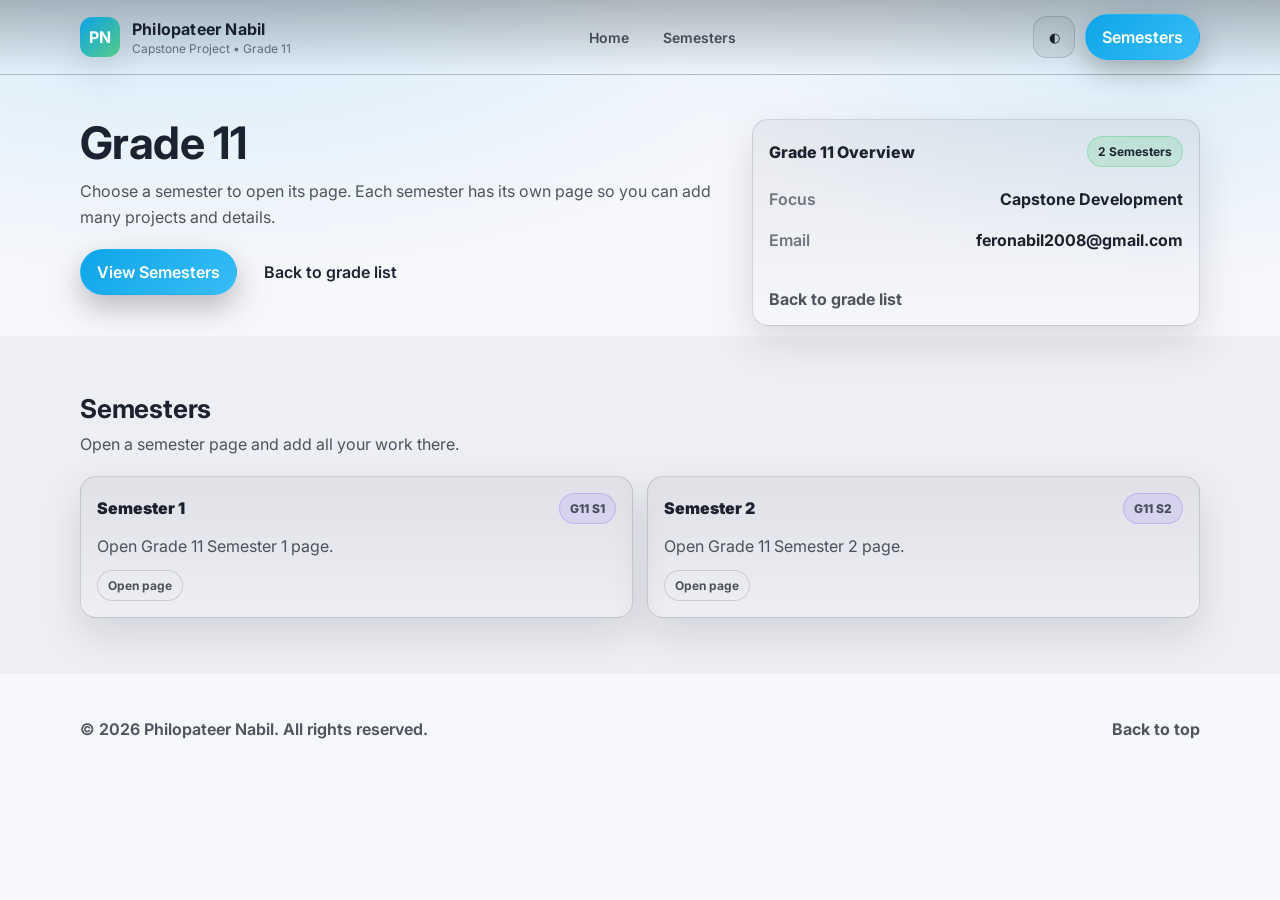
<file: grade11.html>
<!doctype html>
<html lang="en">
  <head>
    <meta charset="UTF-8" />
    <meta name="viewport" content="width=device-width, initial-scale=1.0" />
    <meta name="color-scheme" content="dark light" />
    <title>Grade 11 | Philopateer Nabil</title>
    <link rel="preconnect" href="https://fonts.googleapis.com" />
    <link rel="preconnect" href="https://fonts.gstatic.com" crossorigin />
    <link href="https://fonts.googleapis.com/css2?family=Inter:wght@400;500;600;700&display=swap" rel="stylesheet" />
    <link rel="stylesheet" href="styles.css" />
  </head>
  <body>
    <a class="skip-link" href="#main">Skip to content</a>

    <header class="site-header" id="top">
      <div class="container header-inner">
        <div class="brand">
          <div class="avatar" aria-hidden="true">PN</div>
          <div class="brand-text">
            <div class="brand-name">Philopateer Nabil</div>
            <div class="brand-sub">Capstone Project • Grade 11</div>
          </div>
        </div>

        <nav class="top-nav" aria-label="Primary">
          <a href="index.html" class="nav-link">Home</a>
          <a href="#semesters" class="nav-link" data-scroll>Semesters</a>
        </nav>

        <div class="header-actions">
          <button class="icon-btn" id="themeToggle" type="button" aria-label="Toggle theme">
            <span class="icon" aria-hidden="true">◐</span>
          </button>
          <a class="btn" href="#semesters" data-scroll>Semesters</a>
        </div>
      </div>
    </header>

    <main id="main">
      <section class="hero page-hero">
        <div class="container hero-inner">
          <div class="hero-text">
            <h1 class="hero-title">Grade 11</h1>
            <p class="hero-sub">Choose a semester to open its page. Each semester has its own page so you can add many projects and details.</p>
            <div class="hero-cta">
              <a class="btn" href="#semesters" data-scroll>View Semesters</a>
              <a class="btn btn-ghost" href="index.html#capstone">Back to grade list</a>
            </div>
          </div>

          <aside class="hero-card" aria-label="Quick info">
            <div class="card">
              <div class="card-header">
                <div class="card-title">Grade 11 Overview</div>
                <div class="card-chip">2 Semesters</div>
              </div>
              <div class="card-body">
                <div class="kv">
                  <div class="k">Focus</div>
                  <div class="v">Capstone Development</div>
                </div>
                <div class="kv">
                  <div class="k">Email</div>
                  <div class="v">feronabil2008@gmail.com</div>
                </div>
              </div>
              <div class="card-footer">
                <a class="link" href="index.html#capstone">Back to grade list</a>
              </div>
            </div>
          </aside>
        </div>
      </section>

      <section class="section" id="semesters">
        <div class="container">
          <div class="section-head">
            <h2>Semesters</h2>
            <p>Open a semester page and add all your work there.</p>
          </div>

          <div class="grid two">
            <a class="project-card" href="g11-s1.html">
              <div class="pc-top">
                <div class="pc-title">Semester 1</div>
                <div class="pc-tag">G11 S1</div>
              </div>
              <div class="pc-desc">Open Grade 11 Semester 1 page.</div>
              <div class="pc-meta">
                <span class="pill">Open page</span>
              </div>
            </a>

            <a class="project-card" href="g11-s2.html">
              <div class="pc-top">
                <div class="pc-title">Semester 2</div>
                <div class="pc-tag">G11 S2</div>
              </div>
              <div class="pc-desc">Open Grade 11 Semester 2 page.</div>
              <div class="pc-meta">
                <span class="pill">Open page</span>
              </div>
            </a>
          </div>
        </div>
      </section>


      <footer class="footer">
        <div class="container footer-inner">
          <div class="muted">© <span id="year"></span> Philopateer Nabil. All rights reserved.</div>
          <a class="link" href="#top" data-scroll>Back to top</a>
        </div>
      </footer>
    </main>

    <script src="script.js"></script>
  </body>
</html>
</file>
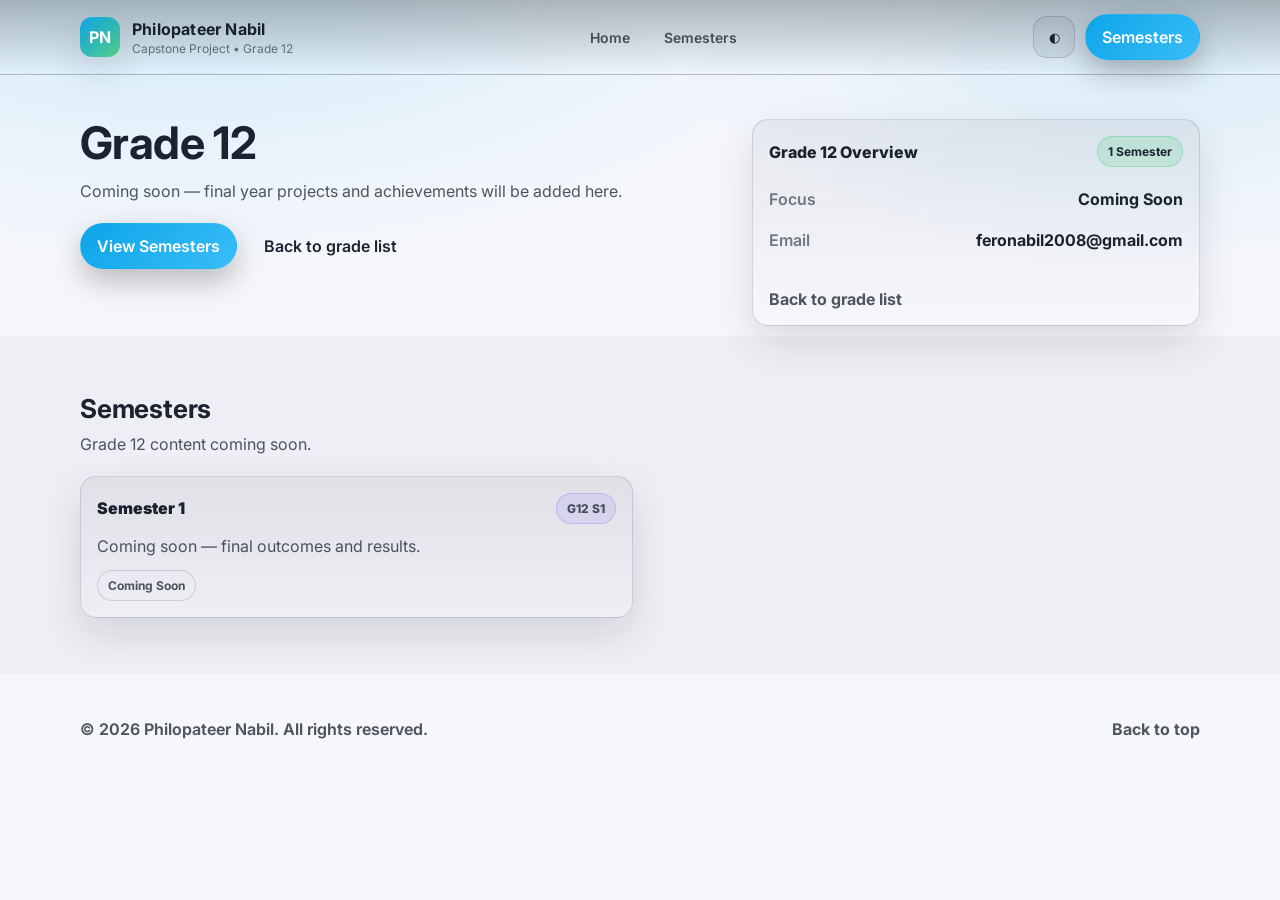
<file: grade12.html>
<!doctype html>
<html lang="en">
  <head>
    <meta charset="UTF-8" />
    <meta name="viewport" content="width=device-width, initial-scale=1.0" />
    <meta name="color-scheme" content="dark light" />
    <title>Grade 12 | Philopateer Nabil</title>
    <link rel="preconnect" href="https://fonts.googleapis.com" />
    <link rel="preconnect" href="https://fonts.gstatic.com" crossorigin />
    <link href="https://fonts.googleapis.com/css2?family=Inter:wght@400;500;600;700&display=swap" rel="stylesheet" />
    <link rel="stylesheet" href="styles.css" />
  </head>
  <body>
    <a class="skip-link" href="#main">Skip to content</a>

    <header class="site-header" id="top">
      <div class="container header-inner">
        <div class="brand">
          <div class="avatar" aria-hidden="true">PN</div>
          <div class="brand-text">
            <div class="brand-name">Philopateer Nabil</div>
            <div class="brand-sub">Capstone Project • Grade 12</div>
          </div>
        </div>

        <nav class="top-nav" aria-label="Primary">
          <a href="index.html" class="nav-link">Home</a>
          <a href="#semesters" class="nav-link" data-scroll>Semesters</a>
        </nav>

        <div class="header-actions">
          <button class="icon-btn" id="themeToggle" type="button" aria-label="Toggle theme">
            <span class="icon" aria-hidden="true">◐</span>
          </button>
          <a class="btn" href="#semesters" data-scroll>Semesters</a>
        </div>
      </div>
    </header>

    <main id="main">
      <section class="hero page-hero">
        <div class="container hero-inner">
          <div class="hero-text">
            <h1 class="hero-title">Grade 12</h1>
            <p class="hero-sub">Coming soon — final year projects and achievements will be added here.</p>
            <div class="hero-cta">
              <a class="btn" href="#semesters" data-scroll>View Semesters</a>
              <a class="btn btn-ghost" href="index.html#capstone">Back to grade list</a>
            </div>
          </div>

          <aside class="hero-card" aria-label="Quick info">
            <div class="card">
              <div class="card-header">
                <div class="card-title">Grade 12 Overview</div>
                <div class="card-chip">1 Semester</div>
              </div>
              <div class="card-body">
                <div class="kv">
                  <div class="k">Focus</div>
                  <div class="v">Coming Soon</div>
                </div>
                <div class="kv">
                  <div class="k">Email</div>
                  <div class="v">feronabil2008@gmail.com</div>
                </div>
              </div>
              <div class="card-footer">
                <a class="link" href="index.html#capstone">Back to grade list</a>
              </div>
            </div>
          </aside>
        </div>
      </section>

      <section class="section" id="semesters">
        <div class="container">
          <div class="section-head">
            <h2>Semesters</h2>
            <p>Grade 12 content coming soon.</p>
          </div>

          <div class="grid two">
            <div class="project-card">
              <div class="pc-top">
                <div class="pc-title">Semester 1</div>
                <div class="pc-tag">G12 S1</div>
              </div>
              <div class="pc-desc">Coming soon — final outcomes and results.</div>
              <div class="pc-meta">
                <span class="pill">Coming Soon</span>
              </div>
            </div>
          </div>
        </div>
      </section>


      <footer class="footer">
        <div class="container footer-inner">
          <div class="muted">© <span id="year"></span> Philopateer Nabil. All rights reserved.</div>
          <a class="link" href="#top" data-scroll>Back to top</a>
        </div>
      </footer>
    </main>

    <script src="script.js"></script>
  </body>
</html>
</file>
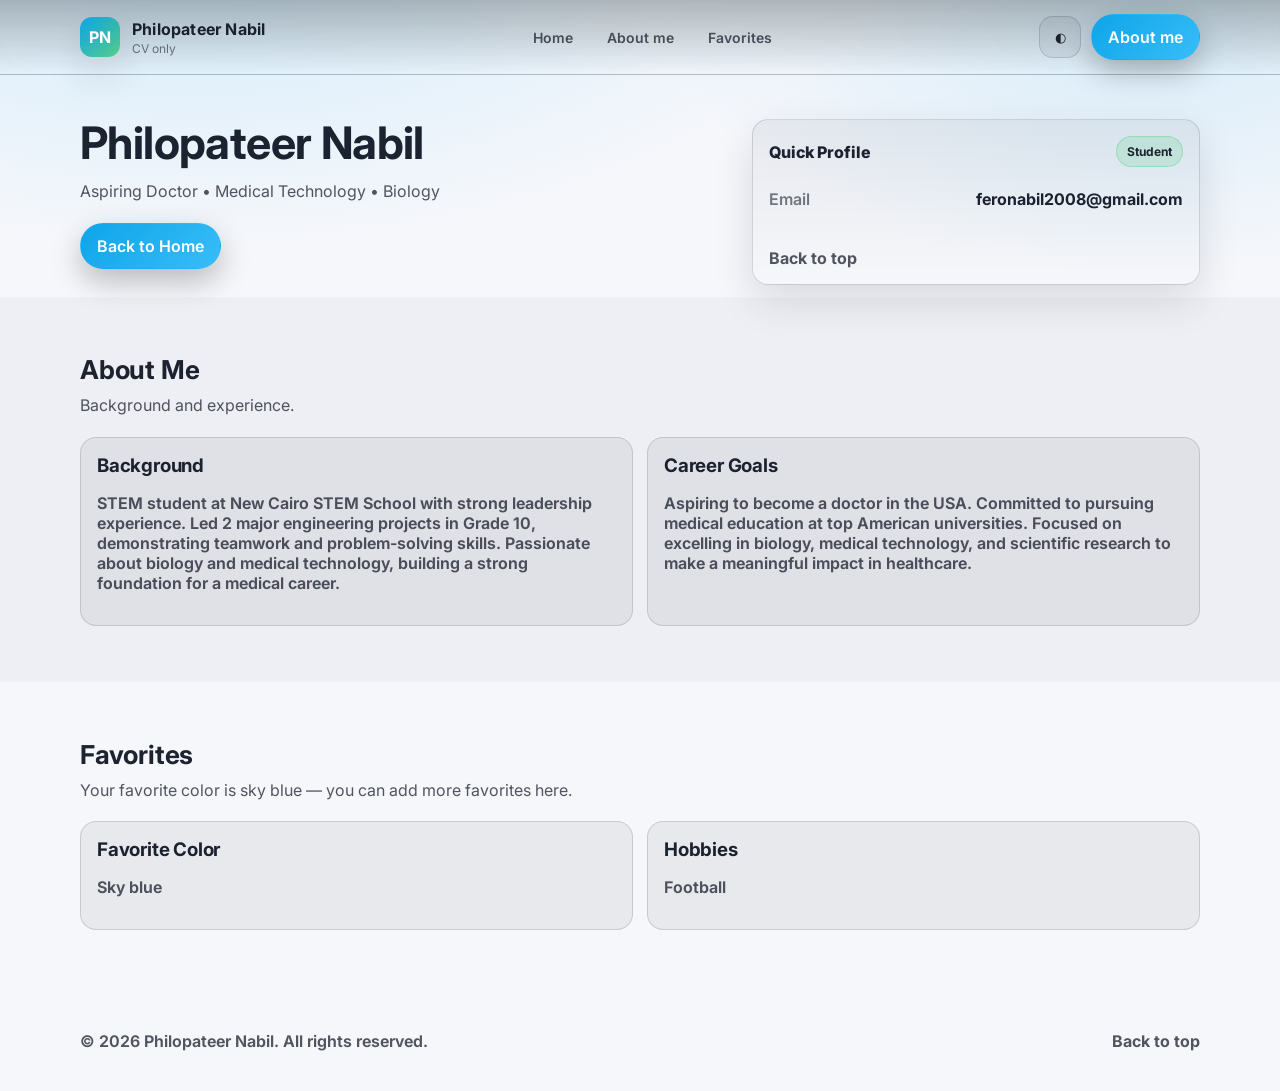
<file: personal.html>
<!doctype html>
<html lang="en">
  <head>
    <meta charset="UTF-8" />
    <meta name="viewport" content="width=device-width, initial-scale=1.0" />
    <meta name="color-scheme" content="dark light" />
    <title>Philopateer Nabil CV only</title>
    <link rel="preconnect" href="https://fonts.googleapis.com" />
    <link rel="preconnect" href="https://fonts.gstatic.com" crossorigin />
    <link href="https://fonts.googleapis.com/css2?family=Inter:wght@400;500;600;700&display=swap" rel="stylesheet" />
    <link rel="stylesheet" href="styles.css" />
  </head>
  <body>
    <a class="skip-link" href="#main">Skip to content</a>

    <header class="site-header" id="top">
      <div class="container header-inner">
        <div class="brand">
          <div class="avatar" aria-hidden="true">PN</div>
          <div class="brand-text">
            <div class="brand-name">Philopateer Nabil</div>
            <div class="brand-sub">CV only</div>
          </div>
        </div>

        <nav class="top-nav" aria-label="Primary">
          <a href="index.html" class="nav-link">Home</a>
          <a href="#aboutme" class="nav-link" data-scroll>About me</a>
          <a href="#favorites" class="nav-link" data-scroll>Favorites</a>
        </nav>

        <div class="header-actions">
          <button class="icon-btn" id="themeToggle" type="button" aria-label="Toggle theme">
            <span class="icon" aria-hidden="true">◐</span>
          </button>
          <a class="btn" href="#aboutme" data-scroll>About me</a>
        </div>
      </div>
    </header>

    <main id="main">
      <section class="hero page-hero">
        <div class="container hero-inner">
          <div class="hero-text">
            <h1 class="hero-title">Philopateer Nabil</h1>
            <p class="hero-sub">Aspiring Doctor • Medical Technology • Biology</p>
            <div class="hero-cta">
              <a class="btn" href="index.html">Back to Home</a>
            </div>
          </div>

          <aside class="hero-card" aria-label="Quick profile">
            <div class="card">
              <div class="card-header">
                <div class="card-title">Quick Profile</div>
                <div class="card-chip">Student</div>
              </div>
              <div class="card-body">
                <div class="kv">
                  <div class="k">Email</div>
                  <div class="v">feronabil2008@gmail.com</div>
                </div>
              </div>
              <div class="card-footer">
                <a class="link" href="#top" data-scroll>Back to top</a>
              </div>
            </div>
          </aside>
        </div>
      </section>

      <section class="section" id="aboutme">
        <div class="container">
          <div class="section-head">
            <h2>About Me</h2>
            <p>Background and experience.</p>
          </div>

          <div class="grid two">
            <div class="panel">
              <h3>Background</h3>
              <p class="muted">STEM student at New Cairo STEM School with strong leadership experience. Led 2 major engineering projects in Grade 10, demonstrating teamwork and problem-solving skills. Passionate about biology and medical technology, building a strong foundation for a medical career.</p>
            </div>
            <div class="panel">
              <h3>Career Goals</h3>
              <p class="muted">Aspiring to become a doctor in the USA. Committed to pursuing medical education at top American universities. Focused on excelling in biology, medical technology, and scientific research to make a meaningful impact in healthcare.</p>
            </div>
          </div>
        </div>
      </section>

      <section class="section" id="favorites">
        <div class="container">
          <div class="section-head">
            <h2>Favorites</h2>
            <p>Your favorite color is sky blue — you can add more favorites here.</p>
          </div>

          <div class="grid two">
            <div class="panel">
              <h3>Favorite Color</h3>
              <p class="muted">Sky blue</p>
            </div>
            <div class="panel">
              <h3>Hobbies</h3>
              <p class="muted">Football</p>
            </div>
          </div>
        </div>
      </section>


      <footer class="footer">
        <div class="container footer-inner">
          <div class="muted">© <span id="year"></span> Philopateer Nabil. All rights reserved.</div>
          <a class="link" href="#top" data-scroll>Back to top</a>
        </div>
      </footer>
    </main>

    <script src="script.js"></script>
  </body>
</html>
</file>
<file: styles.css>
:root {
  --bg: #0b1220;
  --panel: rgba(255, 255, 255, 0.06);
  --panel-2: rgba(255, 255, 255, 0.09);
  --text: rgba(255, 255, 255, 0.92);
  --muted: rgba(255, 255, 255, 0.7);
  --muted-2: rgba(255, 255, 255, 0.55);
  --border: rgba(255, 255, 255, 0.12);
  --shadow: 0 16px 40px rgba(0, 0, 0, 0.35);
  --brand: #38bdf8;
  --brand-2: #0ea5e9;
  --ring: rgba(56, 189, 248, 0.35);
  --radius: 16px;
  --radius-sm: 12px;
  --max: 1120px;
}

:root[data-theme="light"] {
  --bg: #f6f7fb;
  --panel: rgba(10, 16, 30, 0.06);
  --panel-2: rgba(10, 16, 30, 0.09);
  --text: rgba(10, 16, 30, 0.92);
  --muted: rgba(10, 16, 30, 0.7);
  --muted-2: rgba(10, 16, 30, 0.55);
  --border: rgba(10, 16, 30, 0.14);
  --shadow: 0 16px 40px rgba(10, 16, 30, 0.12);
  --brand: #0ea5e9;
  --brand-2: #38bdf8;
  --ring: rgba(14, 165, 233, 0.22);
}

* {
  box-sizing: border-box;
}

html {
  scroll-behavior: smooth;
}

body {
  margin: 0;
  font-family: Inter, system-ui, -apple-system, Segoe UI, Roboto, Arial, sans-serif;
  color: var(--text);
  background: radial-gradient(1200px 600px at 15% -10%, rgba(56, 189, 248, 0.22), transparent 60%),
    radial-gradient(900px 500px at 90% 0%, rgba(14, 165, 233, 0.14), transparent 55%),
    var(--bg);
  min-height: 100vh;
}

a {
  color: inherit;
  text-decoration: none;
}

.container {
  width: min(var(--max), calc(100% - 40px));
  margin: 0 auto;
}

.skip-link {
  position: absolute;
  top: 8px;
  left: 8px;
  padding: 10px 12px;
  border-radius: 10px;
  border: 1px solid var(--border);
  background: var(--bg);
  color: var(--text);
  transform: translateY(-140%);
  transition: transform 160ms ease;
  z-index: 20;
}

.skip-link:focus {
  transform: translateY(0);
  outline: none;
  box-shadow: 0 0 0 4px var(--ring);
}

.site-header {
  position: sticky;
  top: 0;
  z-index: 10;
  backdrop-filter: blur(10px);
  background: linear-gradient(to bottom, rgba(0, 0, 0, 0.25), transparent);
  border-bottom: 1px solid rgba(255, 255, 255, 0.06);
}

.header-inner {
  display: flex;
  align-items: center;
  justify-content: space-between;
  gap: 16px;
  padding: 14px 0;
}

.brand {
  display: flex;
  align-items: center;
  gap: 12px;
}

.avatar {
  width: 40px;
  height: 40px;
  border-radius: 12px;
  display: grid;
  place-items: center;
  background: linear-gradient(135deg, var(--brand), rgba(34, 197, 94, 0.7));
  color: white;
  font-weight: 700;
  box-shadow: var(--shadow);
}

.brand-name {
  font-weight: 700;
  letter-spacing: 0.2px;
}

.brand-sub {
  color: var(--muted-2);
  font-size: 12px;
  margin-top: 2px;
}

.top-nav {
  display: flex;
  align-items: center;
  gap: 14px;
}

.nav-link {
  color: var(--muted);
  font-weight: 600;
  font-size: 14px;
  padding: 10px 10px;
  border-radius: 12px;
}

.nav-link:hover {
  color: var(--text);
  background: var(--panel);
}

.header-actions {
  display: flex;
  align-items: center;
  gap: 10px;
}

.icon-btn {
  width: 42px;
  height: 42px;
  border-radius: 14px;
  border: 1px solid var(--border);
  background: var(--panel);
  color: var(--text);
  cursor: pointer;
}

.icon-btn:hover {
  background: var(--panel-2);
}

.icon-btn:focus {
  outline: none;
  box-shadow: 0 0 0 4px var(--ring);
}

.btn {
  display: inline-flex;
  align-items: center;
  justify-content: center;
  gap: 10px;
  padding: 12px 16px;
  border-radius: 999px;
  border: 1px solid transparent;
  background: linear-gradient(135deg, var(--brand), var(--brand-2));
  color: white;
  text-decoration: none;
  font-weight: 600;
  box-shadow: 0 12px 30px rgba(0, 0, 0, 0.25);
  transition: transform 160ms ease, box-shadow 160ms ease, filter 160ms ease;
}

.btn:hover {
  transform: translateY(-1px);
  box-shadow: 0 16px 36px rgba(0, 0, 0, 0.28);
  filter: brightness(1.03);
}

.btn:active {
  transform: translateY(0);
  box-shadow: 0 10px 22px rgba(0, 0, 0, 0.22);
}

.btn:focus {
  outline: none;
  box-shadow: 0 0 0 4px var(--ring);
}

.btn-ghost {
  background: transparent;
  color: var(--text);
  box-shadow: none;
}

.btn-ghost:hover {
  background: var(--panel);
}

.btn-small {
  padding: 9px 12px;
  border-radius: 12px;
  font-weight: 700;
  font-size: 13px;
}

.hero {
  padding: 56px 0 10px;
}

.page-hero {
  padding: 44px 0 10px;
}

.hero-inner {
  display: grid;
  grid-template-columns: 1.3fr 0.9fr;
  gap: 24px;
  align-items: start;
}

.auth-wrap {
  display: grid;
  place-items: center;
  min-height: calc(100vh - 120px);
}

.auth-card {
  width: min(560px, 100%);
}

.hero-title {
  font-size: clamp(28px, 3.5vw, 46px);
  line-height: 1.08;
  margin: 0 0 12px;
  letter-spacing: -0.6px;
}

.hero-sub {
  margin: 0 0 16px;
  color: var(--muted);
  font-size: 16px;
  line-height: 1.6;
}

.hero-cta {
  display: flex;
  gap: 10px;
  flex-wrap: wrap;
  margin: 18px 0;
}

.hero-badges {
  display: flex;
  gap: 10px;
  flex-wrap: wrap;
  margin-top: 16px;
}

.badge {
  padding: 8px 10px;
  border-radius: 999px;
  border: 1px solid var(--border);
  background: var(--panel);
  color: var(--muted);
  font-weight: 600;
  font-size: 12px;
}

.card {
  border-radius: var(--radius);
  border: 1px solid var(--border);
  background: linear-gradient(180deg, var(--panel), transparent);
  box-shadow: var(--shadow);
  overflow: hidden;
}

.card-header {
  display: flex;
  align-items: center;
  justify-content: space-between;
  padding: 16px 16px 12px;
}

.card-title {
  font-weight: 800;
}

.card-chip {
  padding: 7px 10px;
  border-radius: 999px;
  background: rgba(34, 197, 94, 0.15);
  border: 1px solid rgba(34, 197, 94, 0.25);
  color: rgba(255, 255, 255, 0.9);
  font-weight: 700;
  font-size: 12px;
}

:root[data-theme="light"] .card-chip {
  color: rgba(10, 16, 30, 0.9);
}

.card-body {
  padding: 0 16px 16px;
}

.card-footer {
  padding: 12px 16px 16px;
  border-top: 1px solid rgba(255, 255, 255, 0.08);
}

.kv {
  display: flex;
  align-items: baseline;
  justify-content: space-between;
  gap: 14px;
  padding: 10px 0;
  border-bottom: 1px dashed rgba(255, 255, 255, 0.12);
}

.kv:last-child {
  border-bottom: none;
}

.k {
  color: var(--muted-2);
  font-weight: 600;
}

.v {
  font-weight: 700;
}

.link {
  color: var(--muted);
  font-weight: 700;
}

.link:hover {
  color: var(--text);
}

.section {
  padding: 56px 0;
  position: relative;
}

.hero + .section {
  border-top: 1px solid rgba(255, 255, 255, 0.12);
}

.section + .section {
  border-top: 1px solid rgba(255, 255, 255, 0.12);
}

.section:nth-of-type(even) {
  background: rgba(255, 255, 255, 0.02);
}

:root[data-theme="light"] .section:nth-of-type(even) {
  background: rgba(10, 16, 30, 0.03);
}

.section,
.semester {
  scroll-margin-top: 90px;
}

.section-head {
  margin-bottom: 18px;
}

.section-head h2 {
  margin: 0 0 8px;
  font-size: 26px;
  letter-spacing: -0.2px;
}

.section-head p {
  margin: 0;
  color: var(--muted);
  line-height: 1.6;
}

.grid {
  display: grid;
  gap: 14px;
}

.grid.two {
  grid-template-columns: repeat(2, minmax(0, 1fr));
}

.grid.three {
  grid-template-columns: repeat(3, minmax(0, 1fr));
}

.panel {
  border-radius: var(--radius);
  border: 1px solid var(--border);
  background: var(--panel);
  padding: 16px;
}

.panel h3 {
  margin: 0 0 10px;
  letter-spacing: -0.2px;
}

.video {
  width: 100%;
  height: auto;
  border-radius: 14px;
  border: 1px solid var(--border);
  background: rgba(0, 0, 0, 0.25);
}

.panel iframe {
  width: 100%;
  height: 315px;
  border-radius: 14px;
  border: 1px solid var(--border);
}

.chips {
  display: flex;
  flex-wrap: wrap;
  gap: 10px;
}

.chip {
  padding: 9px 10px;
  border-radius: 999px;
  border: 1px solid var(--border);
  background: rgba(255, 255, 255, 0.04);
  font-weight: 700;
  font-size: 13px;
}

.timeline {
  display: grid;
  gap: 12px;
}

.t-item {
  display: grid;
  grid-template-columns: 10px 1fr;
  gap: 10px;
  align-items: start;
}

.t-dot {
  width: 10px;
  height: 10px;
  border-radius: 50%;
  background: var(--brand);
  margin-top: 6px;
  box-shadow: 0 0 0 6px rgba(124, 92, 255, 0.12);
}

.t-title {
  font-weight: 800;
}

.t-meta {
  color: var(--muted-2);
  font-weight: 600;
  font-size: 13px;
  margin-top: 2px;
}

.t-desc {
  color: var(--muted);
  margin-top: 6px;
  line-height: 1.5;
}

.accordion {
  border-radius: var(--radius);
  border: 1px solid var(--border);
  overflow: hidden;
  background: rgba(255, 255, 255, 0.03);
}

.acc-item + .acc-item {
  border-top: 1px solid rgba(255, 255, 255, 0.1);
}

.acc-trigger {
  width: 100%;
  display: grid;
  grid-template-columns: 1fr auto;
  gap: 10px;
  align-items: center;
  text-align: left;
  padding: 16px;
  border: none;
  background: transparent;
  color: var(--text);
  cursor: pointer;
}

.acc-trigger:hover {
  background: rgba(255, 255, 255, 0.05);
}

.acc-trigger:focus {
  outline: none;
  box-shadow: inset 0 0 0 2px var(--ring);
}

.acc-title {
  font-weight: 900;
  letter-spacing: -0.2px;
}

.acc-sub {
  display: block;
  color: var(--muted);
  font-weight: 600;
  font-size: 13px;
  margin-top: 4px;
}

.acc-icon {
  width: 34px;
  height: 34px;
  border-radius: 12px;
  display: grid;
  place-items: center;
  border: 1px solid var(--border);
  background: var(--panel);
  color: var(--text);
  font-weight: 900;
}

.acc-panel {
  padding: 0 16px 16px;
}

.nested {
  margin-top: 10px;
}

.nested-head {
  color: var(--muted-2);
  font-weight: 800;
  font-size: 12px;
  text-transform: uppercase;
  letter-spacing: 0.12em;
  margin-bottom: 10px;
}

.nested-grid {
  display: grid;
  grid-template-columns: repeat(2, minmax(0, 1fr));
  gap: 12px;
}

.nested-card {
  border-radius: var(--radius-sm);
  border: 1px solid var(--border);
  background: linear-gradient(180deg, rgba(255, 255, 255, 0.05), transparent);
  padding: 14px;
}

.nested-card:hover {
  background: rgba(255, 255, 255, 0.06);
}

.nested-title {
  font-weight: 900;
}

.nested-desc {
  margin-top: 4px;
  color: var(--muted);
  font-weight: 600;
  font-size: 13px;
}

.semester {
  margin-top: 18px;
  padding-top: 12px;
  border-top: 1px solid rgba(255, 255, 255, 0.12);
}

.semester-head {
  display: flex;
  align-items: baseline;
  justify-content: space-between;
  gap: 12px;
  margin-bottom: 12px;
}

.semester-head h3 {
  margin: 0;
  letter-spacing: -0.2px;
}

.project-card {
  border-radius: var(--radius);
  border: 1px solid var(--border);
  background: linear-gradient(180deg, var(--panel), transparent);
  padding: 16px;
  box-shadow: var(--shadow);
}

.pc-top {
  display: flex;
  justify-content: space-between;
  gap: 10px;
  align-items: center;
}

.pc-title {
  font-weight: 900;
}

.pc-tag {
  padding: 7px 10px;
  border-radius: 999px;
  border: 1px solid rgba(124, 92, 255, 0.25);
  background: rgba(124, 92, 255, 0.12);
  color: var(--muted);
  font-weight: 800;
  font-size: 12px;
}

.pc-desc {
  color: var(--muted);
  margin-top: 10px;
  line-height: 1.55;
}

.pc-meta {
  display: flex;
  flex-wrap: wrap;
  gap: 10px;
  margin-top: 12px;
}

.pill {
  padding: 7px 10px;
  border-radius: 999px;
  border: 1px solid var(--border);
  background: rgba(255, 255, 255, 0.04);
  font-weight: 700;
  font-size: 12px;
  color: var(--muted);
}

.pc-actions {
  display: flex;
  gap: 10px;
  margin-top: 14px;
}

.list {
  display: grid;
  gap: 10px;
}

.row {
  display: flex;
  align-items: center;
  justify-content: space-between;
  gap: 12px;
  padding: 12px 12px;
  border-radius: 14px;
  border: 1px solid var(--border);
  background: rgba(255, 255, 255, 0.03);
}

.row:hover {
  background: rgba(255, 255, 255, 0.06);
}

.row-k {
  font-weight: 900;
}

.row-v {
  color: var(--muted);
  font-weight: 700;
}

.form {
  display: grid;
  gap: 12px;
}

.field {
  display: grid;
  gap: 7px;
}

.label {
  color: var(--muted-2);
  font-weight: 800;
  font-size: 12px;
  text-transform: uppercase;
  letter-spacing: 0.12em;
}

.input {
  width: 100%;
  padding: 12px 12px;
  border-radius: 14px;
  border: 1px solid var(--border);
  background: rgba(255, 255, 255, 0.04);
  color: var(--text);
  font-weight: 650;
}

.input:focus {
  outline: none;
  box-shadow: 0 0 0 4px var(--ring);
}

.hint {
  min-height: 18px;
  color: var(--muted);
  font-weight: 700;
  font-size: 13px;
}

.footer {
  padding: 26px 0 40px;
}

.footer-inner {
  display: flex;
  align-items: center;
  justify-content: space-between;
  gap: 14px;
  color: var(--muted);
  border-top: 1px solid rgba(255, 255, 255, 0.12);
  padding-top: 18px;
}

.muted {
  color: var(--muted);
  font-weight: 650;
}

@media (max-width: 980px) {
  .hero-inner {
    grid-template-columns: 1fr;
  }

  .top-nav {
    display: none;
  }

  .grid.three {
    grid-template-columns: repeat(2, minmax(0, 1fr));
  }
}

@media (max-width: 640px) {
  .grid.two {
    grid-template-columns: 1fr;
  }

  .grid.three {
    grid-template-columns: 1fr;
  }

  .nested-grid {
    grid-template-columns: 1fr;
  }

  .semester-head {
    flex-direction: column;
    align-items: flex-start;
  }
}
</file>
